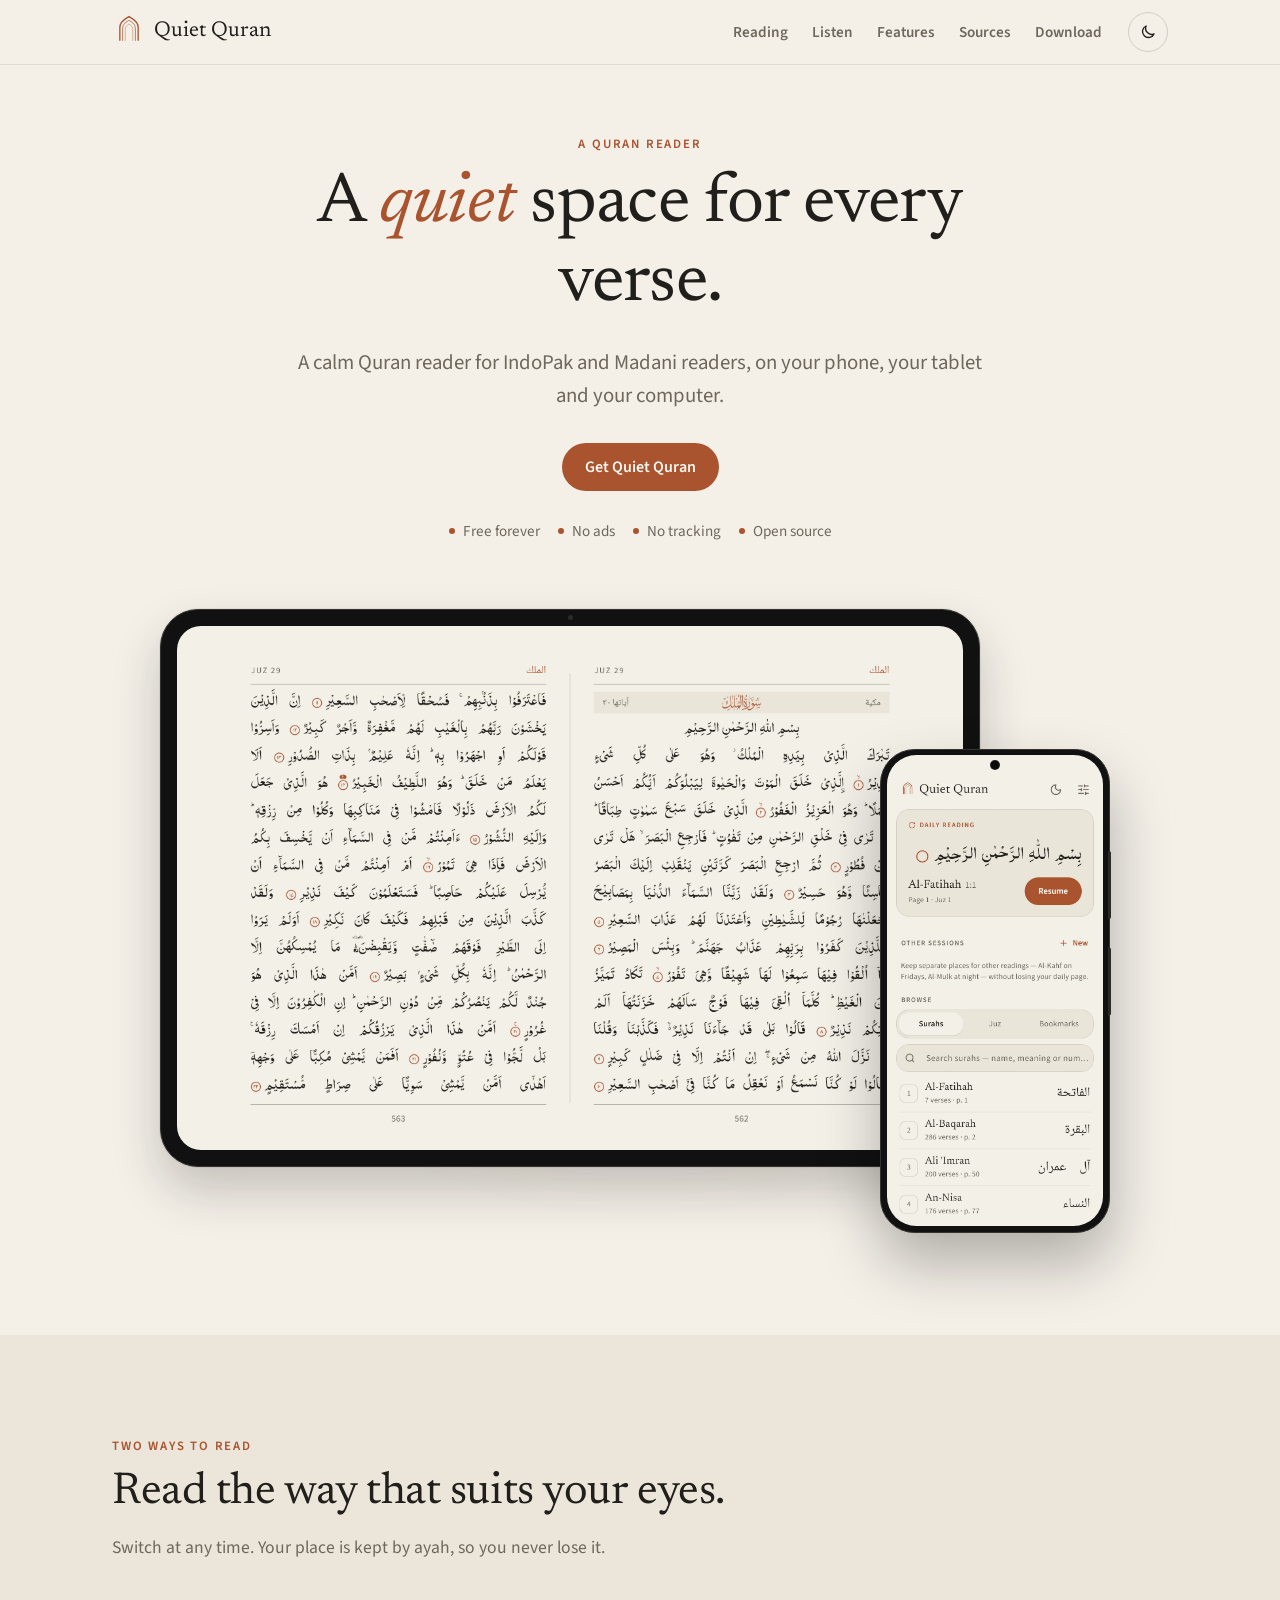
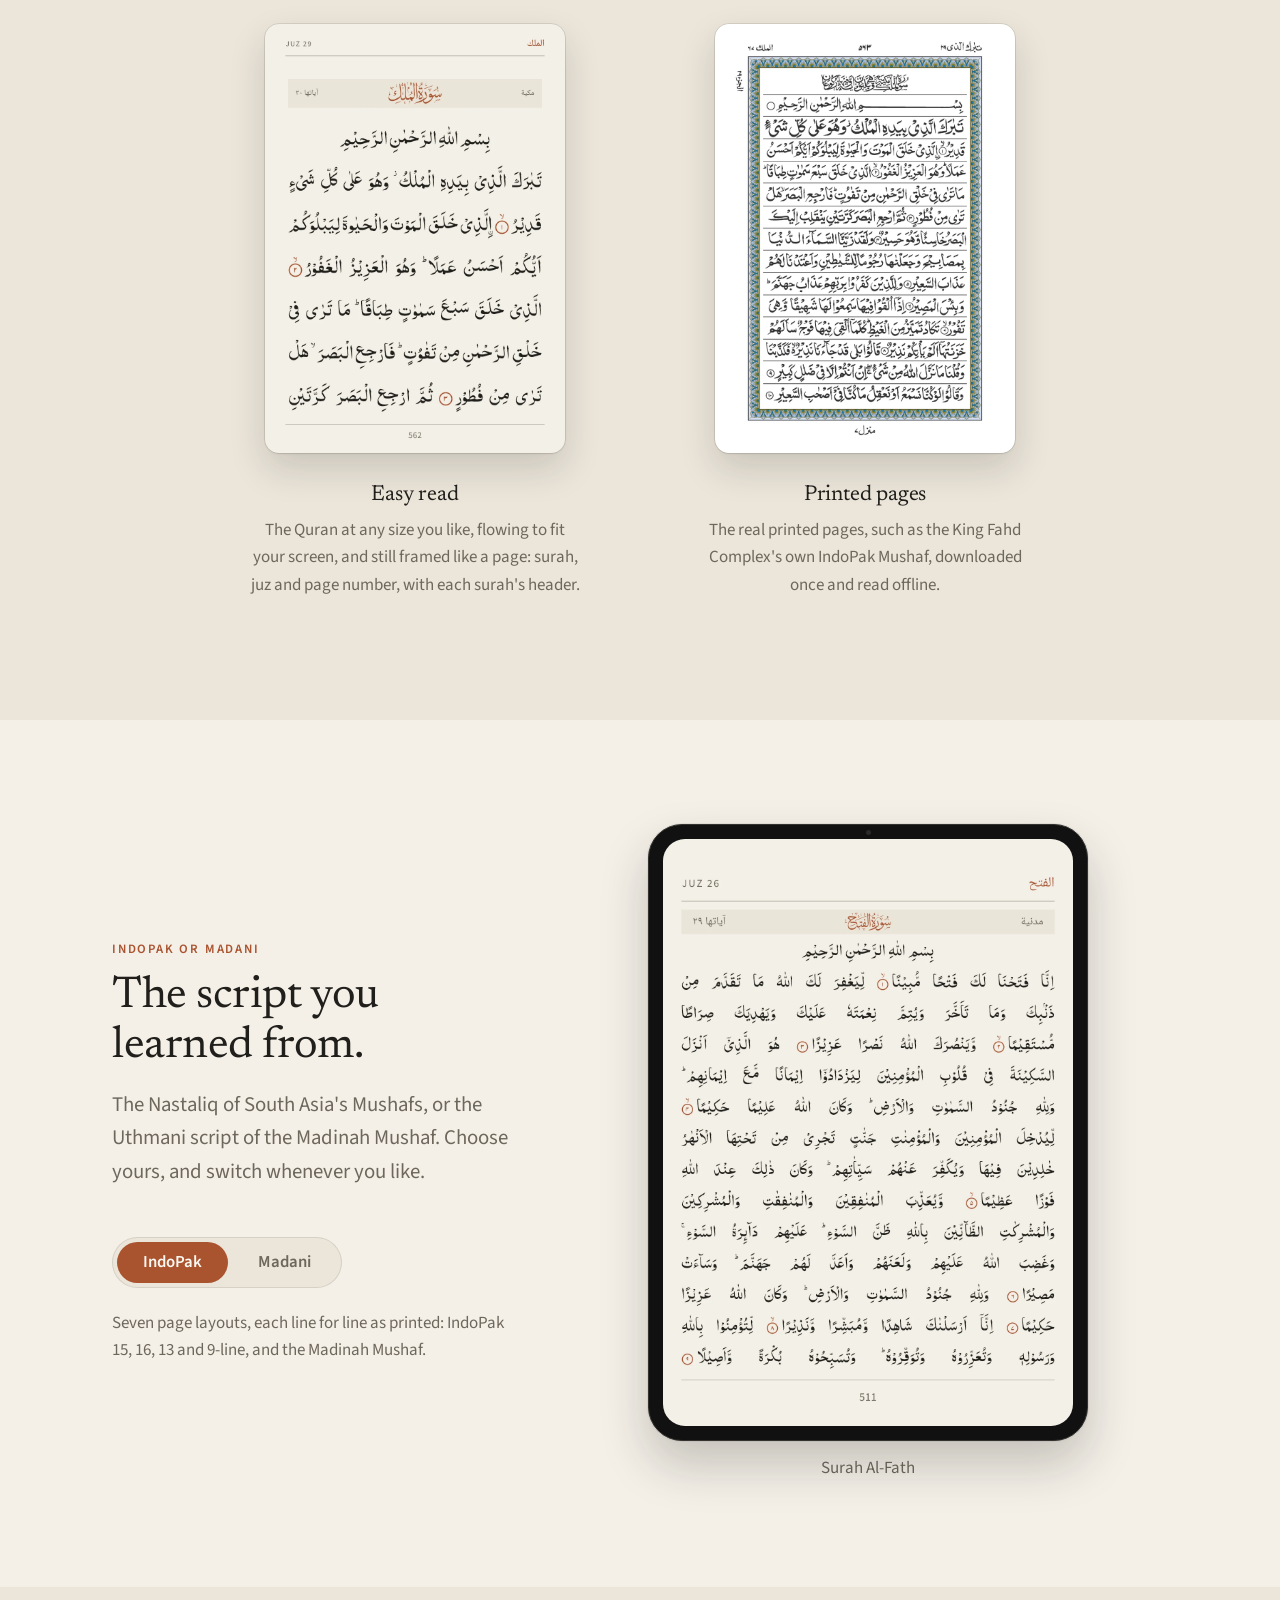
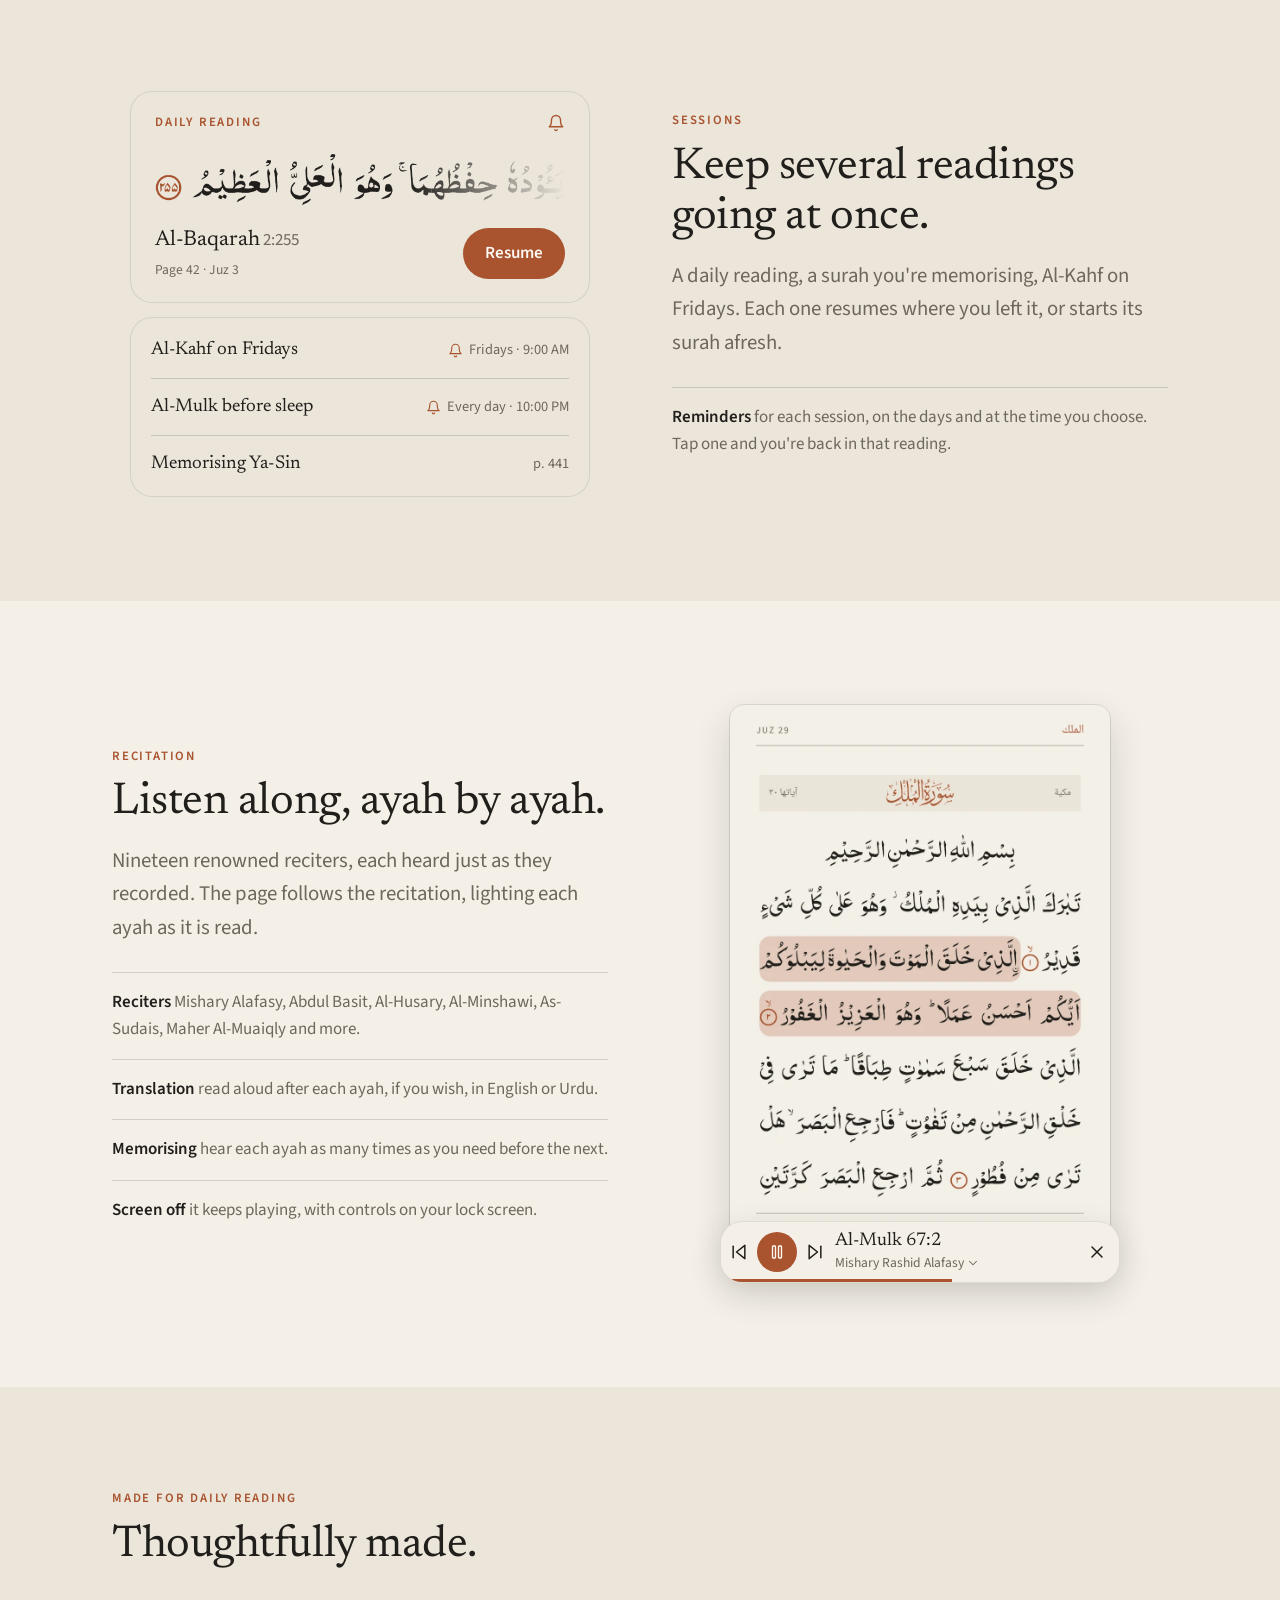
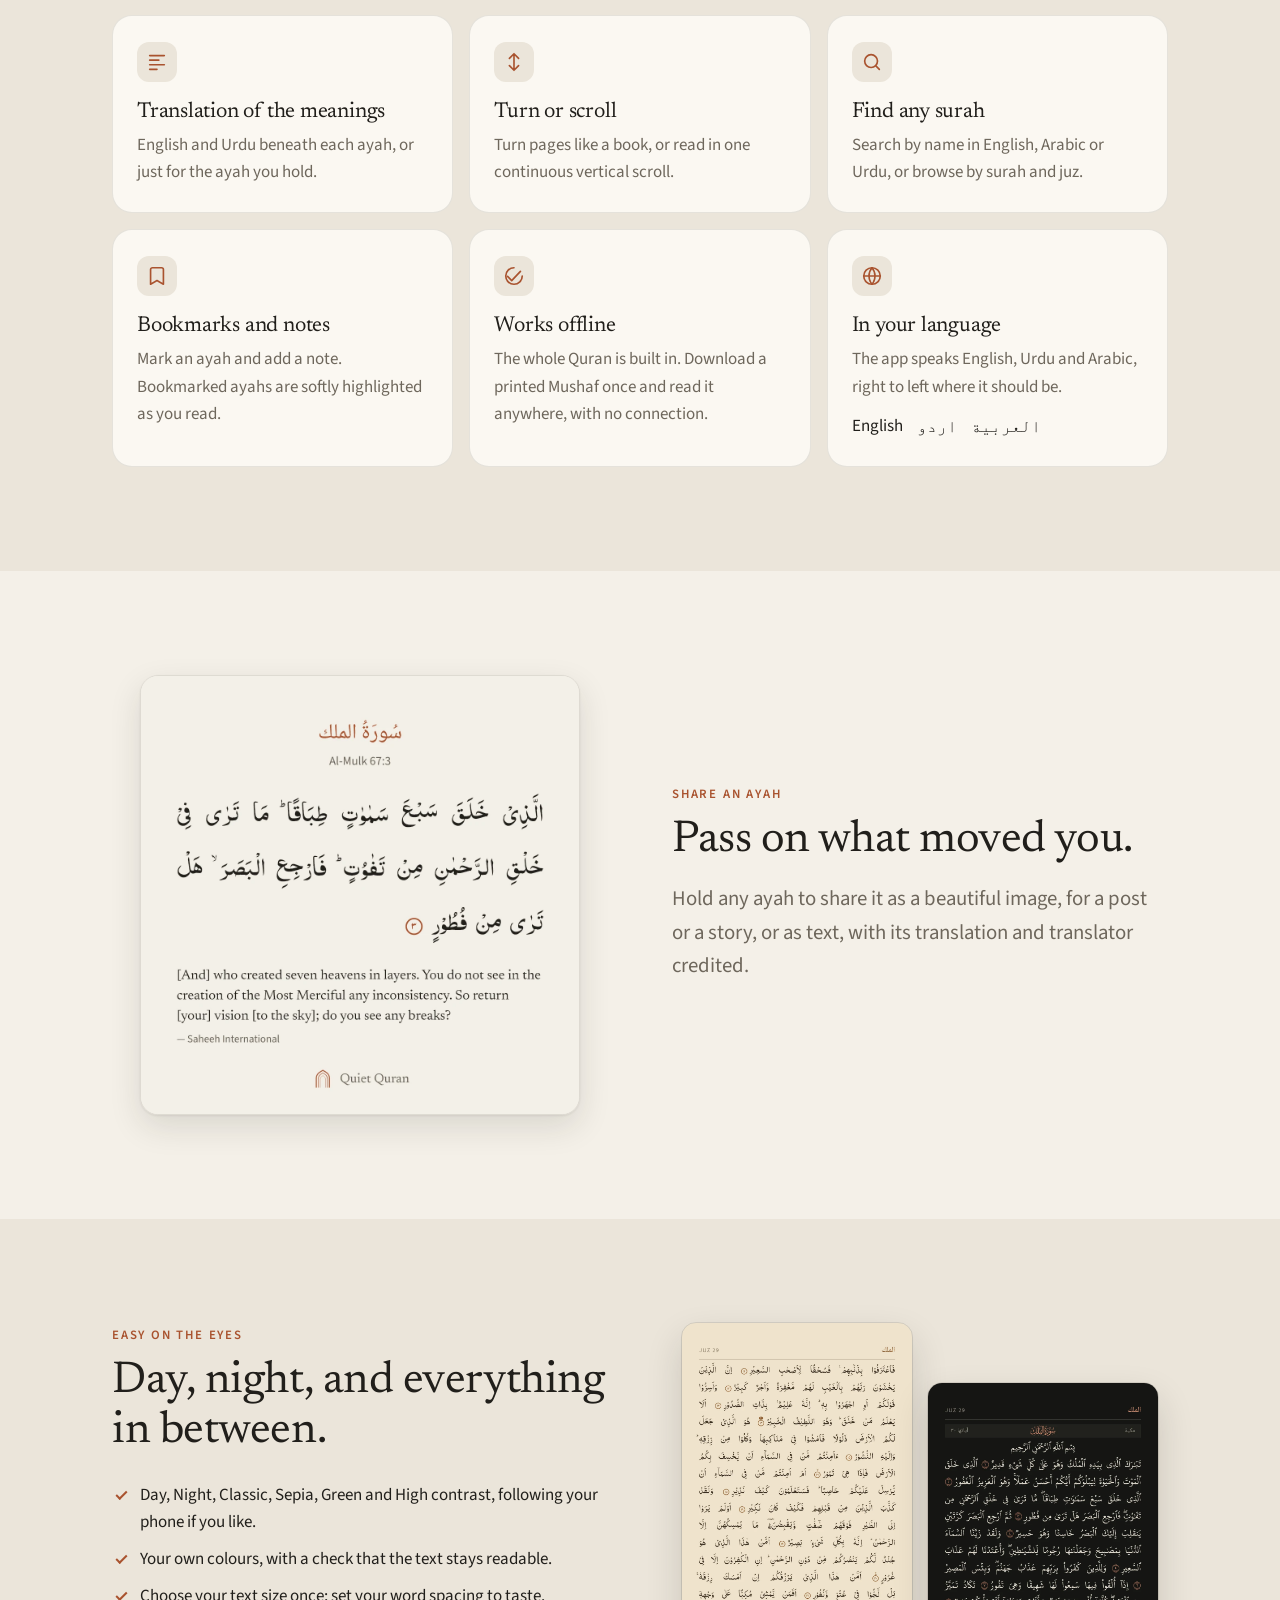
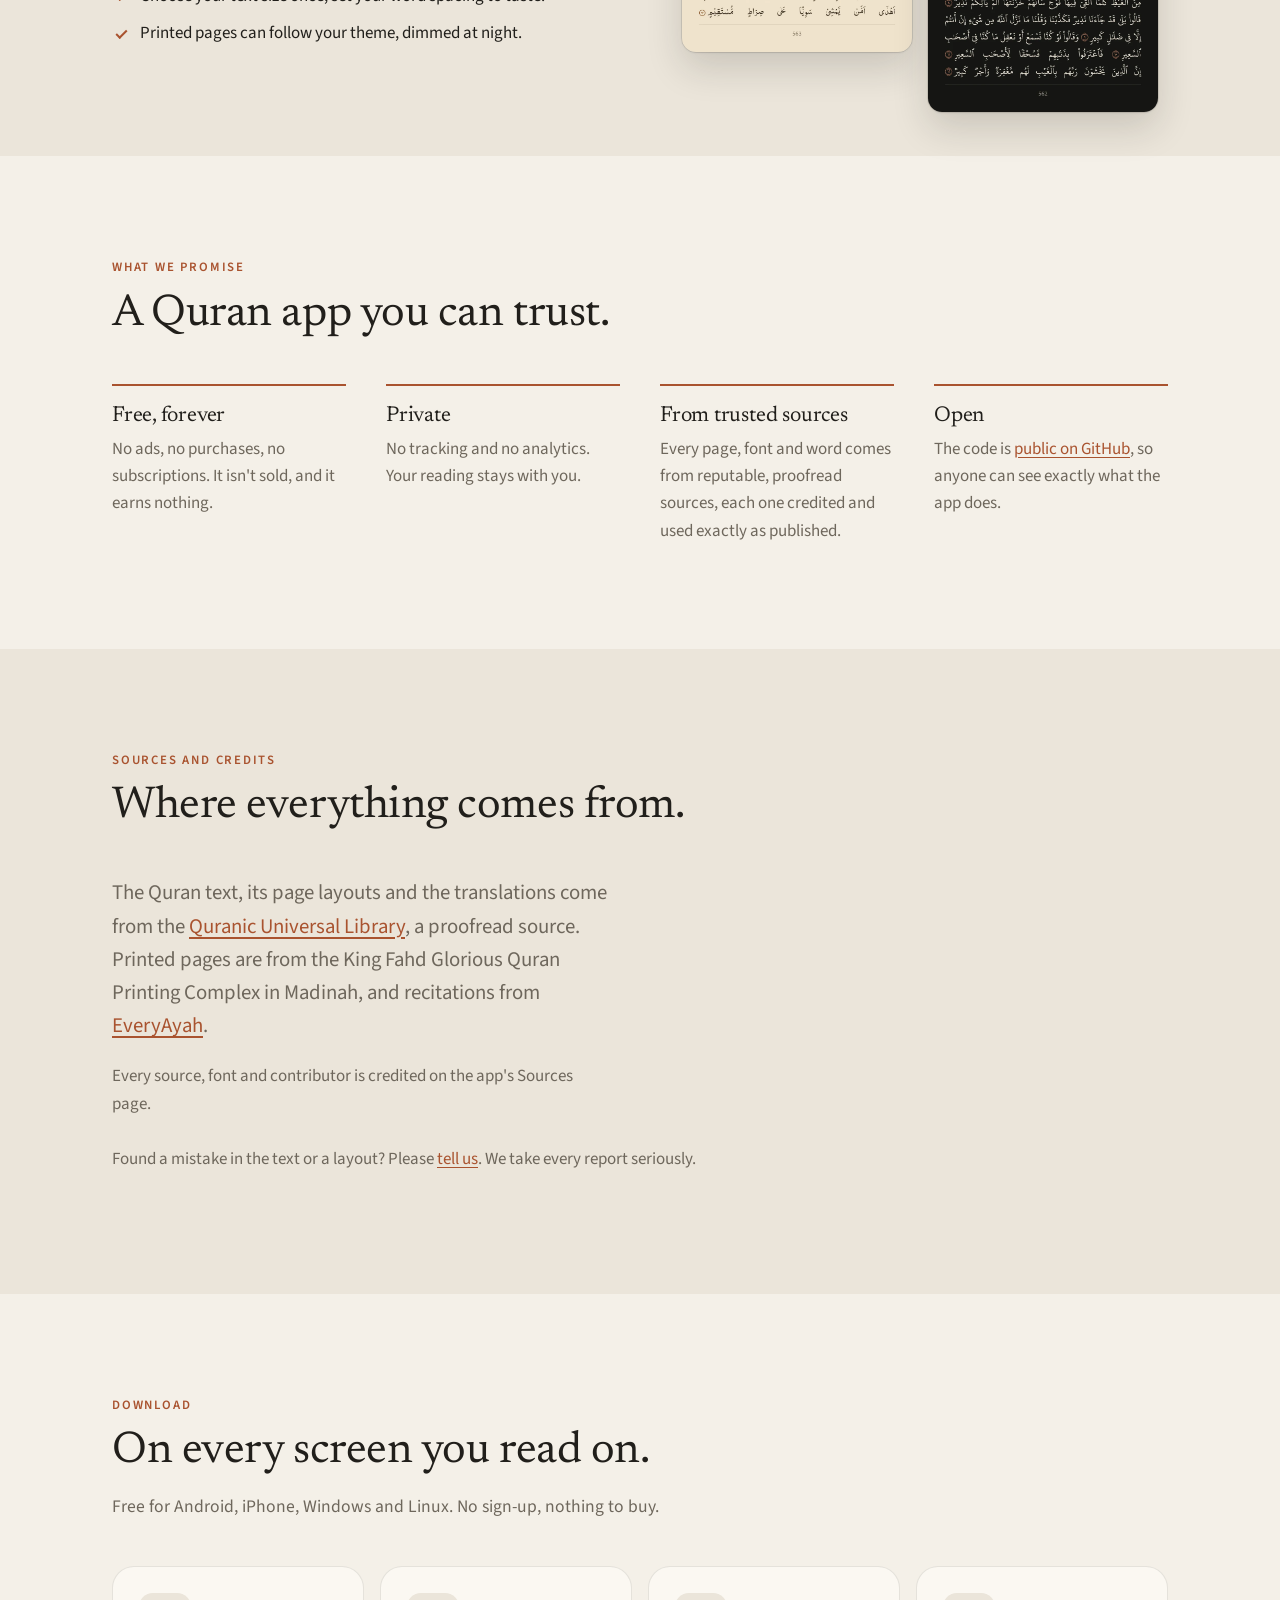
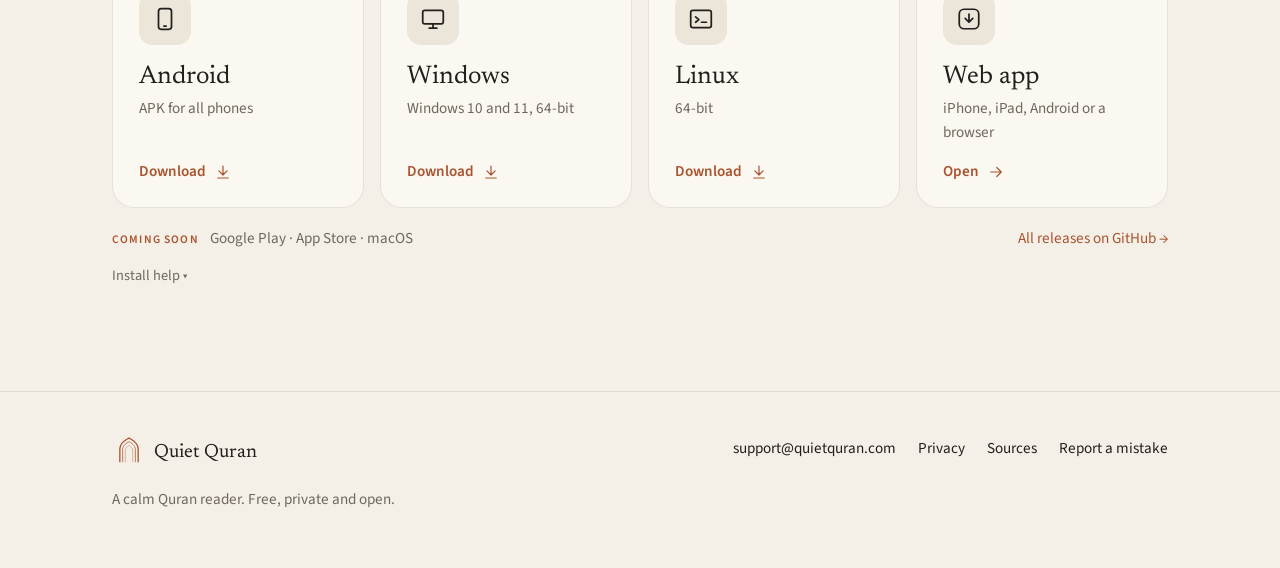
<file: website/index.html>
<!doctype html>
<html lang="en">
<head>
  <meta charset="utf-8">
  <meta name="viewport" content="width=device-width, initial-scale=1">
  <title>Quiet Quran — a calm Quran reader for IndoPak and Madani readers</title>
  <meta name="description" content="A free, calm Quran reader for IndoPak and Madani readers, with each Mushaf's own pages, line for line. No ads, no tracking. For Android, iPhone, Windows, macOS and Linux.">
  <meta name="theme-color" content="#f4f0e8">
  <script>
    // Apply the saved theme before anything paints (no flash).
    try {
      var t = localStorage.getItem("theme");
      if (t === "light" || t === "dark") document.documentElement.dataset.theme = t;
    } catch (e) {}
    // The browser's offer to install the web app can come before site.js
    // runs: keep it for the Web app tile.
    window.addEventListener("beforeinstallprompt", function (e) {
      e.preventDefault();
      window.installPrompt = e;
    });
  </script>
  <link rel="icon" href="favicon.ico" sizes="any">
  <link rel="icon" href="img/mark-day.svg" type="image/svg+xml">
  <link rel="apple-touch-icon" href="apple-touch-icon.png">
  <link rel="canonical" href="https://quietquran.com/">
  <!-- The web app's manifest (its scope is the whole site), so the Web app
       tile can install it from here. -->
  <link rel="manifest" href="/reader/manifest.json">
  <meta name="robots" content="index, follow">
  <meta property="og:site_name" content="Quiet Quran">
  <meta property="og:title" content="Quiet Quran — a calm Quran reader for IndoPak and Madani readers">
  <meta property="og:description" content="A free, calm Quran reader with each Mushaf's own pages, line for line. Listen ayah by ayah. No ads, no tracking.">
  <meta property="og:image" content="https://quietquran.com/img/og-card.png">
  <meta property="og:image:width" content="1200">
  <meta property="og:image:height" content="630">
  <meta property="og:image:alt" content="Quiet Quran beside a page of Surah Al-Mulk">
  <meta property="og:url" content="https://quietquran.com/">
  <meta property="og:type" content="website">
  <meta property="og:locale" content="en">
  <meta name="twitter:card" content="summary_large_image">
  <meta name="twitter:title" content="Quiet Quran">
  <meta name="twitter:description" content="A free, calm Quran reader for IndoPak and Madani readers. No ads, no tracking.">
  <meta name="twitter:image" content="https://quietquran.com/img/og-card.png">
  <script type="application/ld+json">
  {
    "@context": "https://schema.org",
    "@graph": [
      {
        "@type": "WebSite",
        "@id": "https://quietquran.com/#website",
        "url": "https://quietquran.com/",
        "name": "Quiet Quran",
        "inLanguage": "en"
      },
      {
        "@type": "Organization",
        "@id": "https://quietquran.com/#org",
        "name": "Quiet Quran",
        "url": "https://quietquran.com/",
        "logo": "https://quietquran.com/img/icon-512.png",
        "email": "support@quietquran.com"
      },
      {
        "@type": "MobileApplication",
        "name": "Quiet Quran",
        "url": "https://quietquran.com/",
        "description": "A free, calm Quran reader for IndoPak and Madani readers, with each Mushaf's own pages, line for line, and ayah-by-ayah recitation. No ads, no tracking.",
        "applicationCategory": "ReferenceApplication",
        "operatingSystem": "Android, iOS, Windows, macOS, Linux",
        "inLanguage": ["en", "ur", "ar"],
        "isAccessibleForFree": true,
        "offers": { "@type": "Offer", "price": "0", "priceCurrency": "USD" },
        "image": "https://quietquran.com/img/og-card.png",
        "publisher": { "@id": "https://quietquran.com/#org" }
      }
    ]
  }
  </script>
  <link rel="preload" href="fonts/Newsreader-400.woff2" as="font" type="font/woff2" crossorigin>
  <link rel="preload" href="fonts/SourceSans3-400.woff2" as="font" type="font/woff2" crossorigin>
  <link rel="stylesheet" href="styles.css">
</head>
<body>
  <a class="skip" href="#main">Skip to content</a>

  <header class="site-header">
    <div class="wrap">
      <a class="brand" href="./" aria-label="Quiet Quran, home">
        <img class="for-light" src="img/mark-day.svg" alt="" width="34" height="34">
        <img class="for-dark" src="img/mark-night.svg" alt="" width="34" height="34">
        Quiet Quran
      </a>
      <nav class="nav" aria-label="Main">
        <a class="optional" href="#read">Reading</a>
        <a class="optional" href="#listen">Listen</a>
        <a class="optional" href="#features">Features</a>
        <a class="optional" href="#sources">Sources</a>
        <a href="#download">Download</a>
      </nav>
      <button class="theme-toggle" type="button" aria-label="Switch to dark mode">
        <svg class="icon-moon" viewBox="0 0 24 24" aria-hidden="true"><path d="M20 14.5A8 8 0 0 1 9.5 4a8 8 0 1 0 10.5 10.5z"/></svg>
        <svg class="icon-sun" viewBox="0 0 24 24" aria-hidden="true"><circle cx="12" cy="12" r="4"/><path d="M12 2v2M12 20v2M4.9 4.9l1.4 1.4M17.7 17.7l1.4 1.4M2 12h2M20 12h2M4.9 19.1l1.4-1.4M17.7 6.3l1.4-1.4"/></svg>
      </button>
    </div>
  </header>

  <main id="main">
    <!-- ================= Hero ================= -->
    <section class="hero">
      <div class="wrap">
        <div class="hero-text">
          <p class="eyebrow">A Quran reader</p>
          <h1>A <em>quiet</em> space for every verse.</h1>
          <p class="lead">
            A calm Quran reader for IndoPak and Madani readers, on your phone,
            your tablet and your computer.
          </p>
          <div class="actions">
            <a class="button primary" href="#download">Get Quiet Quran</a>
          </div>
          <ul class="promises" aria-label="Promises">
            <li>Free forever</li>
            <li>No ads</li>
            <li>No tracking</li>
            <li>Open source</li>
          </ul>
        </div>

        <div class="devices" role="img" aria-label="Quiet Quran on a tablet, showing two Mushaf pages side by side, and on a phone, showing the home screen.">
          <div class="devices-stage">
            <div class="tablet tablet-land">
              <div class="tablet-screen">
                <img class="for-light" src="img/laptop.webp" alt="" width="2400" height="1600">
                <img class="for-dark" src="img/laptop-night.webp" alt="" width="2400" height="1600">
              </div>
            </div>
            <div class="phone">
              <img class="for-light" src="img/home.webp" alt="" width="752" height="1632">
              <img class="for-dark" src="img/home-night.webp" alt="" width="752" height="1632">
            </div>
          </div>
        </div>
      </div>
    </section>

    <!-- ================= Ways to read ================= -->
    <section id="read" class="band">
      <div class="wrap">
        <div class="section-head">
          <p class="eyebrow">Two ways to read</p>
          <h2>Read the way that suits your eyes.</h2>
          <p>Switch at any time. Your place is kept by ayah, so you never lose it.</p>
        </div>
        <div class="ways">
          <figure class="way">
<div class="page-card"><img class="for-light" src="img/easy-read.webp" alt="Surah Al-Mulk in Easy read: large IndoPak text, framed like a page with the surah, juz and page number." width="880" height="1260" loading="lazy"><img class="for-dark" src="img/easy-read-night.webp" alt="Surah Al-Mulk in Easy read: large IndoPak text, framed like a page with the surah, juz and page number." width="880" height="1260" loading="lazy"></div>
            <h3>Easy read</h3>
            <p>The Quran at any size you like, flowing to fit your screen, and still framed like a page: surah, juz and page number, with each surah's header.</p>
          </figure>
          <figure class="way">
<div class="page-card paper"><img src="img/printed.webp" alt="A printed page of the King Fahd Complex's IndoPak 15-line Mushaf." width="780" height="1204" loading="lazy"></div>
            <h3>Printed pages</h3>
            <p>The real printed pages, such as the King Fahd Complex's own IndoPak Mushaf, downloaded once and read offline.</p>
          </figure>
        </div>
      </div>
    </section>

    <!-- ================= Scripts ================= -->
    <section>
      <div class="wrap editions">
        <div>
          <p class="eyebrow">IndoPak or Madani</p>
          <h2>The script you learned from.</h2>
          <p class="lead" style="margin-top:16px">
            The Nastaliq of South Asia's Mushafs, or the Uthmani script of the
            Madinah Mushaf. Choose yours, and switch whenever you like.
          </p>
          <div class="script-switch" role="tablist" aria-label="Script">
            <button type="button" role="tab" aria-selected="true" aria-controls="layout-screen" data-layout="indopak-15-qudratullah" data-name="IndoPak">IndoPak</button>
            <button type="button" role="tab" aria-selected="false" aria-controls="layout-screen" data-layout="madani-1405" data-name="Madani">Madani</button>
          </div>
          <p class="muted layouts-line">
            Seven page layouts, each line for line as printed: IndoPak 15, 16,
            13 and 9-line, and the Madinah Mushaf.
          </p>
        </div>

        <figure class="tablet-stage">
          <div class="tablet" id="layout-screen" role="tabpanel" aria-live="polite">
            <div class="tablet-screen">
              <img class="layout-shot for-light" data-variant="" src="img/layout-indopak-15-qudratullah.webp" alt="The opening of Surah Al-Fath in the IndoPak script." width="1200" height="1720">
              <img class="layout-shot for-dark" data-variant="-night" src="img/layout-indopak-15-qudratullah-night.webp" alt="The opening of Surah Al-Fath in the IndoPak script." width="1200" height="1720">
            </div>
          </div>
          <figcaption class="muted">Surah Al-Fath</figcaption>
        </figure>
      </div>
    </section>

    <!-- ================= Sessions and reminders ================= -->
    <section id="sessions" class="band">
      <div class="wrap split flip">
        <div>
          <p class="eyebrow">Sessions</p>
          <h2>Keep several readings going at once.</h2>
          <p class="lead" style="margin-top:16px">
            A daily reading, a surah you're memorising, Al-Kahf on Fridays.
            Each one resumes where you left it, or starts its surah afresh.
          </p>
          <dl class="rows">
            <div><dt>Reminders</dt><dd>for each session, on the days and at the time you choose. Tap one and you're back in that reading.</dd></div>
          </dl>
        </div>

        <div class="sessions-demo" role="img" aria-label="The home screen's sessions: Daily reading at Al-Baqarah 2:255 with a Resume button; Al-Kahf on Fridays with a reminder at 9:00 AM on Fridays; Al-Mulk before sleep with a reminder every day at 10:00 PM; and Memorising Ya-Sin on page 441.">
          <div class="session-card">
            <div class="session-head"><span>Daily reading</span><svg class="bell" viewBox="0 0 24 24" aria-hidden="true"><path d="M6 8a6 6 0 0 1 12 0c0 7 3 9 3 9H3s3-2 3-9"/><path d="M10.3 21a1.9 1.9 0 0 0 3.4 0"/></svg></div>
            <img class="for-light session-ayah" src="img/session-ayah-day.webp" alt="" width="678" height="122">
            <img class="for-dark session-ayah" src="img/session-ayah-night.webp" alt="" width="678" height="122">
            <div class="session-foot">
              <div><strong>Al-Baqarah</strong> <span class="muted">2:255</span><small>Page 42 · Juz 3</small></div>
              <span class="resume">Resume</span>
            </div>
          </div>
          <ul class="session-list">
            <li><span>Al-Kahf on Fridays</span><span class="when"><svg class="bell" viewBox="0 0 24 24" aria-hidden="true"><path d="M6 8a6 6 0 0 1 12 0c0 7 3 9 3 9H3s3-2 3-9"/><path d="M10.3 21a1.9 1.9 0 0 0 3.4 0"/></svg>Fridays · 9:00 AM</span></li>
            <li><span>Al-Mulk before sleep</span><span class="when"><svg class="bell" viewBox="0 0 24 24" aria-hidden="true"><path d="M6 8a6 6 0 0 1 12 0c0 7 3 9 3 9H3s3-2 3-9"/><path d="M10.3 21a1.9 1.9 0 0 0 3.4 0"/></svg>Every day · 10:00 PM</span></li>
            <li><span>Memorising Ya-Sin</span><span class="when">p. 441</span></li>
          </ul>
        </div>
      </div>
    </section>

    <!-- ================= Recitation ================= -->
    <section id="listen">
      <div class="wrap split">
        <div>
          <p class="eyebrow">Recitation</p>
          <h2>Listen along, ayah by ayah.</h2>
          <p class="lead" style="margin-top:16px">
            Nineteen renowned reciters, each heard just as they recorded.
            The page follows the recitation, lighting each ayah as it is read.
          </p>
          <dl class="rows">
            <div><dt>Reciters</dt><dd>Mishary Alafasy, Abdul Basit, Al-Husary, Al-Minshawi, As-Sudais, Maher Al-Muaiqly and more.</dd></div>
            <div><dt>Translation</dt><dd>read aloud after each ayah, if you wish, in English or Urdu.</dd></div>
            <div><dt>Memorising</dt><dd>hear each ayah as many times as you need before the next.</dd></div>
            <div><dt>Screen off</dt><dd>it keeps playing, with controls on your lock screen.</dd></div>
          </dl>
        </div>

        <div class="listen-demo" data-ayah="2" role="img" aria-label="Surah Al-Mulk in Easy read, each ayah highlighted in turn as it is recited, and the player below it: Al-Mulk, Mishary Rashid Alafasy, with previous, pause, next and stop.">
          <div class="page-card">
            <img class="for-light ayah-2" src="img/listen-day.webp" alt="" width="880" height="1260" loading="lazy">
            <img class="for-dark ayah-2" src="img/listen-night.webp" alt="" width="880" height="1260" loading="lazy">
            <img class="for-light ayah-3" src="img/listen-day-3.webp" alt="" width="880" height="1260" loading="lazy">
            <img class="for-dark ayah-3" src="img/listen-night-3.webp" alt="" width="880" height="1260" loading="lazy">
          </div>
          <div class="player">
            <div class="player-controls">
              <svg viewBox="0 0 24 24" aria-hidden="true"><polygon points="19 20 9 12 19 4 19 20"/><line x1="5" x2="5" y1="19" y2="5"/></svg>
              <span class="player-play"><svg viewBox="0 0 24 24" aria-hidden="true"><rect x="14" y="4" width="4" height="16" rx="1"/><rect x="6" y="4" width="4" height="16" rx="1"/></svg></span>
              <svg viewBox="0 0 24 24" aria-hidden="true"><polygon points="5 4 15 12 5 20 5 4"/><line x1="19" x2="19" y1="5" y2="19"/></svg>
            </div>
            <div class="player-now">
              <strong class="player-ayah">Al-Mulk 67:2</strong>
              <small>Mishary Rashid Alafasy <svg viewBox="0 0 24 24" aria-hidden="true"><path d="m6 9 6 6 6-6"/></svg></small>
            </div>
            <svg class="player-stop" viewBox="0 0 24 24" aria-hidden="true"><path d="M18 6 6 18"/><path d="m6 6 12 12"/></svg>
            <span class="player-progress"></span>
          </div>
        </div>
      </div>
    </section>

    <!-- ================= Features ================= -->
    <section id="features" class="band">
      <div class="wrap">
        <div class="section-head">
          <p class="eyebrow">Made for daily reading</p>
          <h2>Thoughtfully made.</h2>
        </div>
        <div class="features">
          <article class="feature">
            <div class="icon" aria-hidden="true"><svg viewBox="0 0 24 24"><path d="M4 5h16M4 10h10M4 15h16M4 20h8"/></svg></div>
            <h3>Translation of the meanings</h3>
            <p>English and Urdu beneath each ayah, or just for the ayah you hold.</p>
          </article>
          <article class="feature">
            <div class="icon" aria-hidden="true"><svg viewBox="0 0 24 24"><path d="M12 3v18M7 8l5-5 5 5M7 16l5 5 5-5"/></svg></div>
            <h3>Turn or scroll</h3>
            <p>Turn pages like a book, or read in one continuous vertical scroll.</p>
          </article>
          <article class="feature">
            <div class="icon" aria-hidden="true"><svg viewBox="0 0 24 24"><circle cx="11" cy="11" r="7"/><path d="m20 20-3.5-3.5"/></svg></div>
            <h3>Find any surah</h3>
            <p>Search by name in English, Arabic or Urdu, or browse by surah and juz.</p>
          </article>
          <article class="feature">
            <div class="icon" aria-hidden="true"><svg viewBox="0 0 24 24"><path d="M19 21l-7-4-7 4V5a2 2 0 0 1 2-2h10a2 2 0 0 1 2 2z"/></svg></div>
            <h3>Bookmarks and notes</h3>
            <p>Mark an ayah and add a note. Bookmarked ayahs are softly highlighted as you read.</p>
          </article>
          <article class="feature">
            <div class="icon" aria-hidden="true"><svg viewBox="0 0 24 24"><path d="M5 12.5 9.5 17 19 7"/><path d="M12 3a9 9 0 1 0 9 9"/></svg></div>
            <h3>Works offline</h3>
            <p>The whole Quran is built in. Download a printed Mushaf once and read it anywhere, with no connection.</p>
          </article>
          <article class="feature">
            <div class="icon" aria-hidden="true"><svg viewBox="0 0 24 24"><circle cx="12" cy="12" r="9"/><path d="M3 12h18M12 3a14 14 0 0 1 0 18M12 3a14 14 0 0 0 0 18"/></svg></div>
            <h3>In your language</h3>
            <p>The app speaks English, Urdu and Arabic, right to left where it should be.</p>
            <div class="langs"><span lang="en">English</span><span lang="ur" dir="rtl">اردو</span><span lang="ar" dir="rtl">العربية</span></div>
          </article>
        </div>
      </div>
    </section>

    <!-- ================= Share ================= -->
    <section>
      <div class="wrap split">
        <div>
          <img class="share-card for-light" src="img/share-card.webp" alt="A shared ayah: Al-Mulk 67:3 in IndoPak script with its English translation, in the app's calm design." width="1080" height="1080" loading="lazy">
          <img class="share-card for-dark" src="img/share-card-night.webp" alt="A shared ayah: Al-Mulk 67:3 in IndoPak script with its English translation, in the app's calm design." width="1080" height="1080" loading="lazy">
        </div>
        <div>
          <p class="eyebrow">Share an ayah</p>
          <h2>Pass on what moved you.</h2>
          <p class="lead" style="margin-top:16px">
            Hold any ayah to share it as a beautiful image, for a post or a
            story, or as text, with its translation and translator credited.
          </p>
        </div>
      </div>
    </section>

    <!-- ================= Themes ================= -->
    <section class="band">
      <div class="wrap split flip">
        <div class="theme-row" aria-hidden="true">
<div class="page-card"><img src="img/sepia.webp" alt="" width="880" height="1260" loading="lazy"></div>
<div class="page-card"><img src="img/madani-night.webp" alt="" width="880" height="1260" loading="lazy"></div>
        </div>
        <div>
          <p class="eyebrow">Easy on the eyes</p>
          <h2>Day, night, and everything in between.</h2>
          <ul class="checks">
            <li>Day, Night, Classic, Sepia, Green and High contrast, following your phone if you like.</li>
            <li>Your own colours, with a check that the text stays readable.</li>
            <li>Choose your text size once; set your word spacing to taste.</li>
            <li>Printed pages can follow your theme, dimmed at night.</li>
          </ul>
        </div>
      </div>
    </section>

    <!-- ================= Principles ================= -->
    <section>
      <div class="wrap">
        <div class="section-head">
          <p class="eyebrow">What we promise</p>
          <h2>A Quran app you can trust.</h2>
        </div>
        <div class="principles">
          <div class="principle">
            <h3>Free, forever</h3>
            <p>No ads, no purchases, no subscriptions. It isn't sold, and it earns nothing.</p>
          </div>
          <div class="principle">
            <h3>Private</h3>
            <p>No tracking and no analytics. Your reading stays with you.</p>
          </div>
          <div class="principle">
            <h3>From trusted sources</h3>
            <p>Every page, font and word comes from reputable, proofread sources, each one credited and used exactly as published.</p>
          </div>
          <div class="principle">
            <h3>Open</h3>
            <p>The code is <a href="https://github.com/Ykhadow/quietquran">public on GitHub</a>, so anyone can see exactly what the app does.</p>
          </div>
        </div>
      </div>
    </section>

    <!-- ================= Sources ================= -->
    <section id="sources" class="band">
      <div class="wrap">
        <div class="section-head">
          <p class="eyebrow">Sources and credits</p>
          <h2>Where everything comes from.</h2>
        </div>
        <div class="sources-nod">
          <p class="lead">
            The Quran text, its page layouts and the translations come from the
            <a href="https://qul.tarteel.ai">Quranic Universal Library</a>, a
            proofread source. Printed pages are from the King Fahd Glorious
            Quran Printing Complex in Madinah, and recitations from
            <a href="https://everyayah.com">EveryAyah</a>.
          </p>
          <p class="muted">Every source, font and contributor is credited on the app's Sources page.</p>
        </div>
        <p class="muted" style="margin-top:28px">
          Found a mistake in the text or a layout? Please
          <a href="mailto:support@quietquran.com?subject=Mistake%20report">tell us</a>. We take every report seriously.
        </p>
      </div>
    </section>

    <!-- ================= Download ================= -->
    <section id="download">
      <div class="wrap">
        <div class="section-head">
          <p class="eyebrow">Download</p>
          <h2>On every screen you read on.</h2>
          <p>Free for Android, iPhone, Windows and Linux. No sign-up, nothing to buy.</p>
        </div>
        <div class="get-list">
          <a class="get-row" href="https://github.com/Ykhadow/quietquran/releases/latest/download/QuietQuran-android-arm64.apk">
            <span class="get-icon"><svg viewBox="0 0 24 24" aria-hidden="true"><rect x="6" y="2.5" width="12" height="19" rx="2.5"/><path d="M11 18.5h2"/></svg></span>
            <span class="get-text"><strong>Android</strong><span>APK for all phones</span></span>
            <span class="get-cta">Download <svg class="arrow" viewBox="0 0 24 24" aria-hidden="true"><path d="M12 4v12M6.5 10.5 12 16l5.5-5.5M5 20h14"/></svg></span>
          </a>
          <a class="get-row" href="https://github.com/Ykhadow/quietquran/releases/latest/download/QuietQuran-windows-x64.zip">
            <span class="get-icon"><svg viewBox="0 0 24 24" aria-hidden="true"><rect x="2.5" y="4" width="19" height="12.5" rx="2"/><path d="M8.5 20.5h7M12 16.5v4"/></svg></span>
            <span class="get-text"><strong>Windows</strong><span>Windows 10 and 11, 64-bit</span></span>
            <span class="get-cta">Download <svg class="arrow" viewBox="0 0 24 24" aria-hidden="true"><path d="M12 4v12M6.5 10.5 12 16l5.5-5.5M5 20h14"/></svg></span>
          </a>
          <a class="get-row" href="https://github.com/Ykhadow/quietquran/releases/latest/download/QuietQuran-linux-x64.tar.gz">
            <span class="get-icon"><svg viewBox="0 0 24 24" aria-hidden="true"><rect x="2.5" y="4" width="19" height="16" rx="2"/><path d="M7 10l3 2.5L7 15M12.5 15H17"/></svg></span>
            <span class="get-text"><strong>Linux</strong><span>64-bit</span></span>
            <span class="get-cta">Download <svg class="arrow" viewBox="0 0 24 24" aria-hidden="true"><path d="M12 4v12M6.5 10.5 12 16l5.5-5.5M5 20h14"/></svg></span>
          </a>
          <a class="get-row" id="web-app" href="/reader/">
            <span class="get-icon"><svg viewBox="0 0 24 24" aria-hidden="true"><rect x="3" y="3" width="18" height="18" rx="4.5"/><path d="M12 7.5v7M8.5 11.5 12 15l3.5-3.5"/></svg></span>
            <span class="get-text"><strong>Web app</strong><span>iPhone, iPad, Android or a browser</span></span>
            <span class="get-cta"><span class="web-app-cta">Open</span> <svg class="arrow" viewBox="0 0 24 24" aria-hidden="true"><path d="M5 12h14M13 6l6 6-6 6"/></svg></span>
          </a>
        </div>
        <dialog class="ios-install" id="ios-install" aria-labelledby="ios-install-title">
          <h3 id="ios-install-title">Add Quiet Quran to your Home Screen</h3>
          <ol>
            <li><a href="/reader/">Open the web app</a> in Safari.</li>
            <li>Tap <strong>Share</strong> <svg class="share-glyph" viewBox="0 0 24 24" aria-label="the Share button"><path d="M12 3v12M7.5 7.5 12 3l4.5 4.5M7 11H5.5v9.5h13V11H17"/></svg> at the bottom of the screen (at the top on iPad).</li>
            <li>Choose <strong>Add to Home Screen</strong>, then <strong>Add</strong>.</li>
          </ol>
          <p>It opens from your Home Screen like any app, and works offline.</p>
          <form method="dialog"><button class="button primary">Done</button></form>
        </dialog>
        <div class="get-foot">
          <p class="get-soon"><span>Coming soon</span> Google Play · App Store · macOS</p>
          <a class="get-all" href="https://github.com/Ykhadow/quietquran/releases">All releases on GitHub →</a>
        </div>
        <details class="get-help">
          <summary>Install help</summary>
          <ul>
            <li>Web app: on iPhone and iPad, open it in Safari, tap <em>Share</em>, then <em>Add to Home Screen</em>. On Android, Chrome offers <em>Install app</em> in its menu. Your sessions stay in that browser on that device.</li>
            <li>Older 32-bit Android phone? <a href="https://github.com/Ykhadow/quietquran/releases/latest/download/QuietQuran-android-arm32.apk">Get this APK instead</a>.</li>
            <li>Windows may say the app is from an unknown publisher: choose <em>More info</em>, then <em>Run anyway</em>.</li>
            <li>Linux: recitation needs libmpv (<code>sudo apt install libmpv2</code>, or <code>libmpv1</code> on Ubuntu 22.04).</li>
            <li>Each release on GitHub lists checksums, to check your download.</li>
          </ul>
        </details>
      </div>
    </section>
  </main>

  <footer class="site-footer">
    <div class="wrap">
      <div>
        <a class="brand" href="./" style="font-size:1.2rem">
          <img class="for-light" src="img/mark-day.svg" alt="" width="28" height="28">
          <img class="for-dark" src="img/mark-night.svg" alt="" width="28" height="28">
          Quiet Quran
        </a>
        <p style="margin:10px 0 0">A calm Quran reader. Free, private and open.</p>
      </div>
      <nav aria-label="Footer">
        <a href="mailto:support@quietquran.com">support@quietquran.com</a>
        <a href="/privacy">Privacy</a>
        <a href="#sources">Sources</a>
        <a href="mailto:support@quietquran.com?subject=Mistake%20report">Report a mistake</a>
      </nav>
    </div>
  </footer>

  <script src="site.js" defer></script>
</body>
</html>
</file>
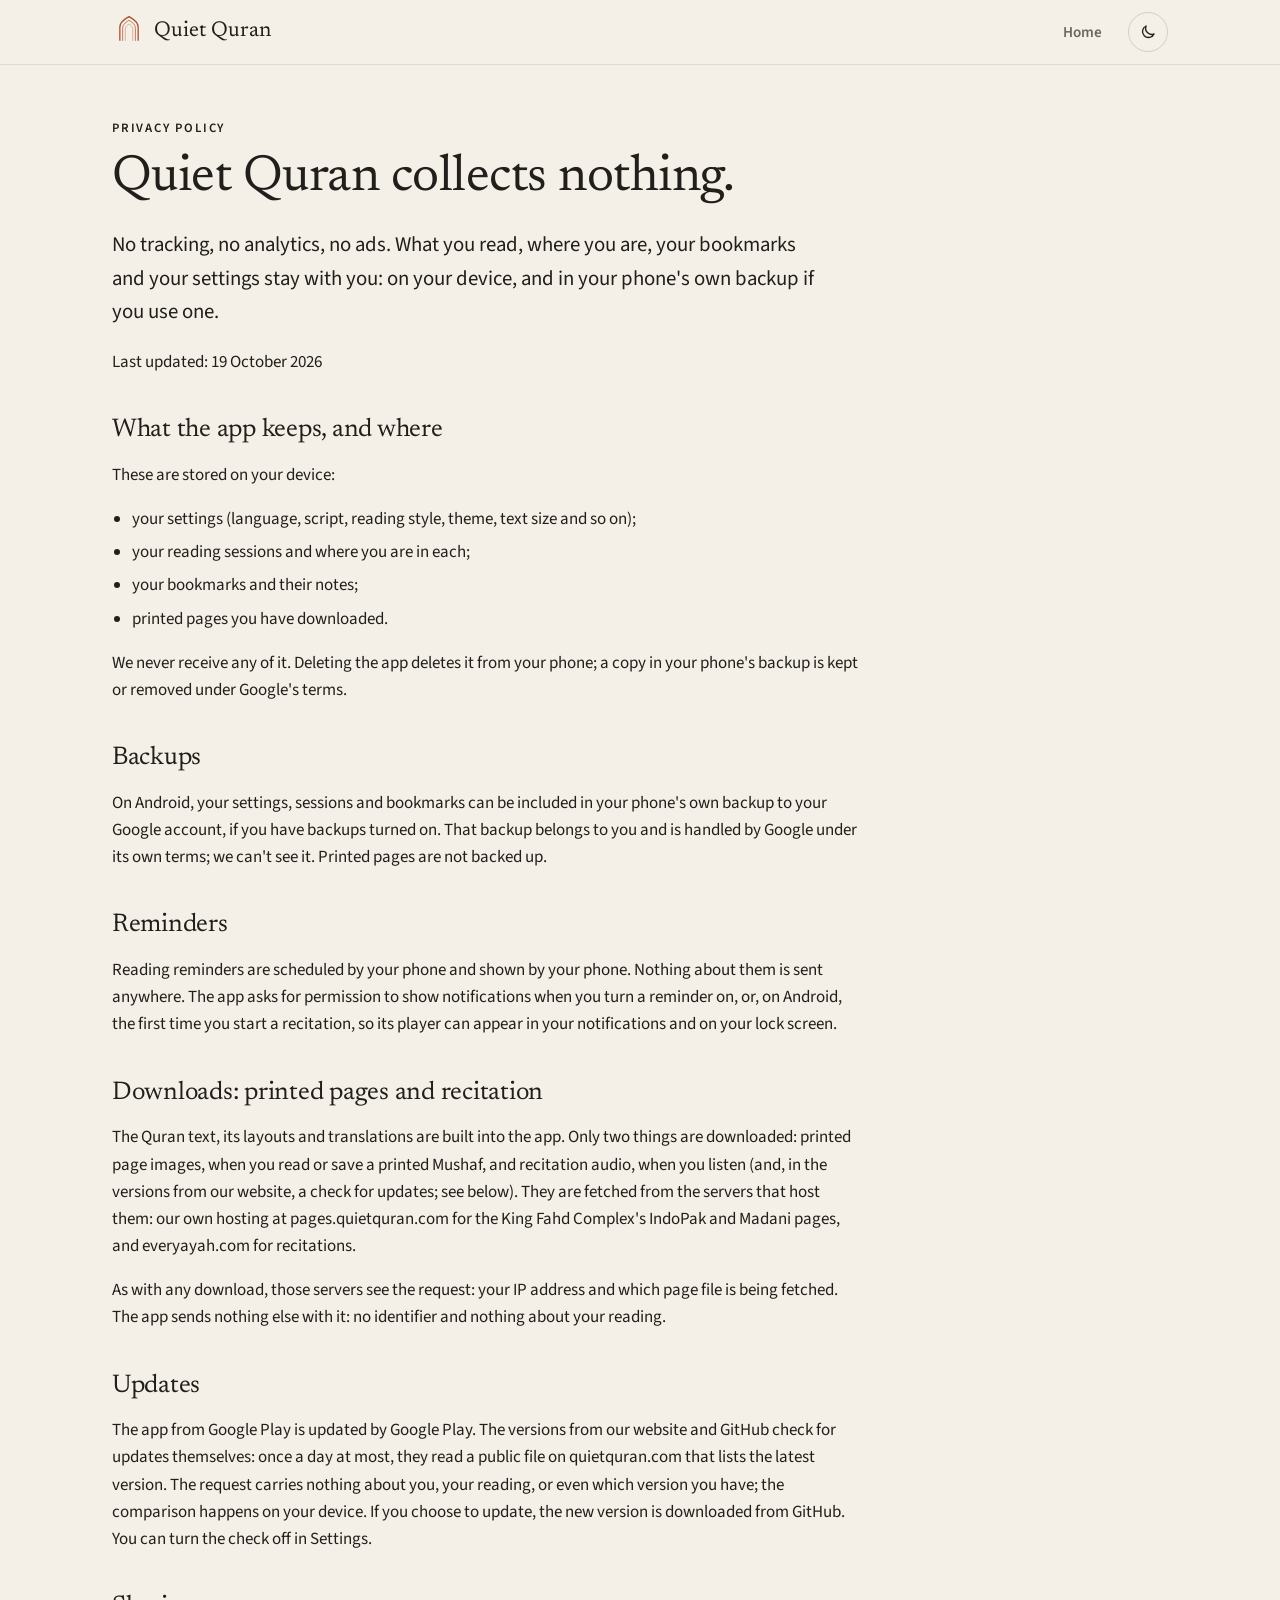
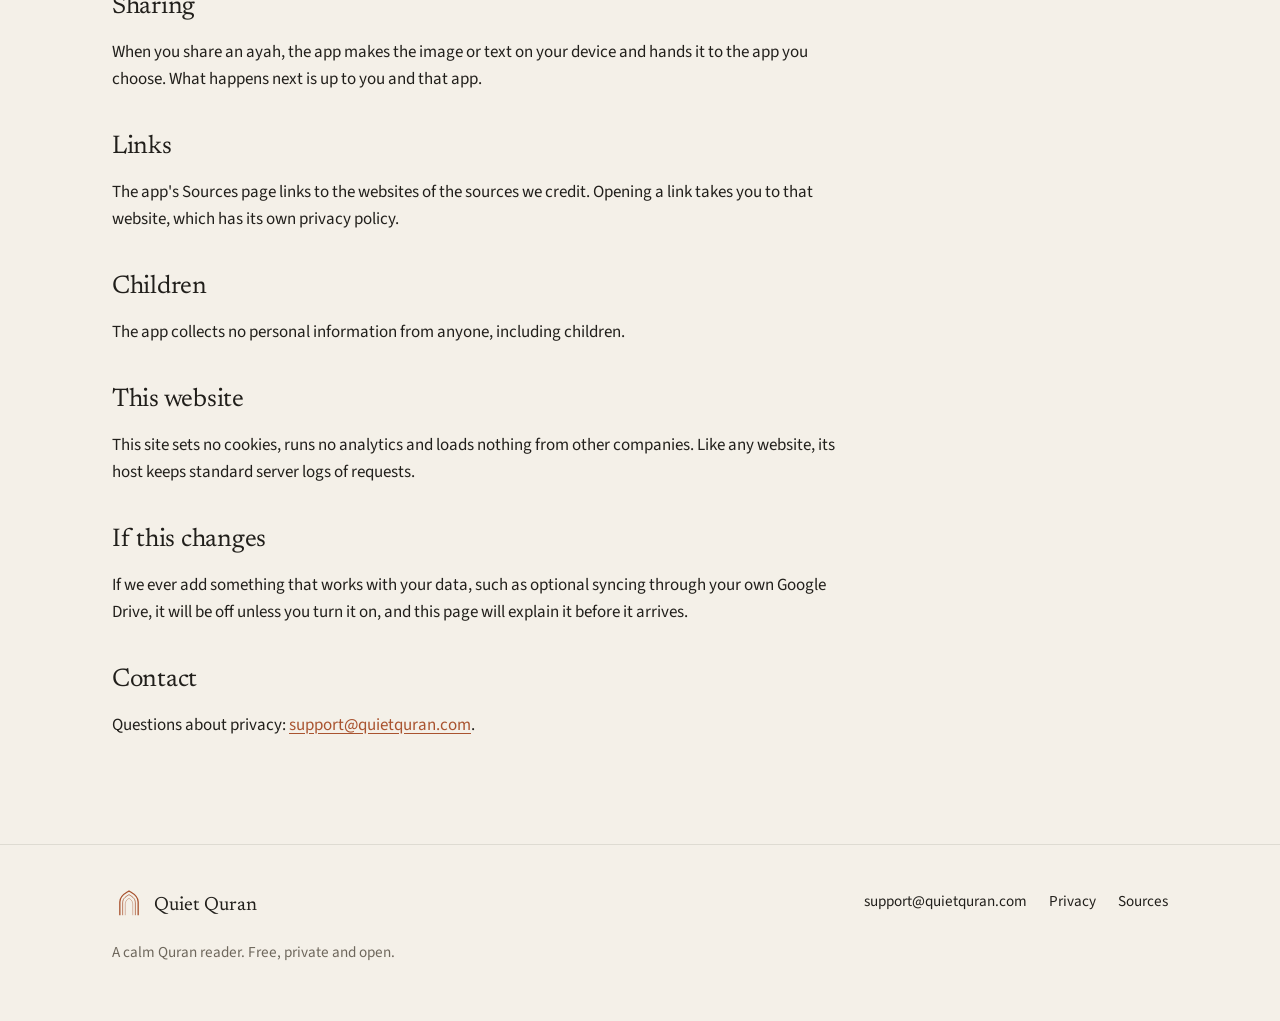
<file: website/privacy.html>
<!doctype html>
<html lang="en">
<head>
  <meta charset="utf-8">
  <meta name="viewport" content="width=device-width, initial-scale=1">
  <title>Privacy — Quiet Quran</title>
  <meta name="description" content="Quiet Quran collects nothing. No tracking, no analytics. Your reading stays with you.">
  <meta name="theme-color" content="#f4f0e8">
  <script>
    try {
      var t = localStorage.getItem("theme");
      if (t === "light" || t === "dark") document.documentElement.dataset.theme = t;
    } catch (e) {}
  </script>
  <link rel="icon" href="favicon.ico" sizes="any">
  <link rel="icon" href="img/mark-day.svg" type="image/svg+xml">
  <link rel="apple-touch-icon" href="apple-touch-icon.png">
  <link rel="canonical" href="https://quietquran.com/privacy">
  <link rel="manifest" href="/reader/manifest.json">
  <meta property="og:site_name" content="Quiet Quran">
  <meta property="og:title" content="Privacy — Quiet Quran">
  <meta property="og:description" content="Quiet Quran collects nothing. No tracking, no analytics.">
  <meta property="og:image" content="https://quietquran.com/img/og-card.png">
  <meta property="og:url" content="https://quietquran.com/privacy">
  <meta property="og:type" content="website">
  <meta name="twitter:card" content="summary_large_image">
  <link rel="stylesheet" href="styles.css">
</head>
<body>
  <header class="site-header">
    <div class="wrap">
      <a class="brand" href="./" aria-label="Quiet Quran, home">
        <img class="for-light" src="img/mark-day.svg" alt="" width="34" height="34">
        <img class="for-dark" src="img/mark-night.svg" alt="" width="34" height="34">
        Quiet Quran
      </a>
      <nav class="nav" aria-label="Main">
        <a href="./">Home</a>
      </nav>
      <button class="theme-toggle" type="button" aria-label="Switch to dark mode">
        <svg class="icon-moon" viewBox="0 0 24 24" aria-hidden="true"><path d="M20 14.5A8 8 0 0 1 9.5 4a8 8 0 1 0 10.5 10.5z"/></svg>
        <svg class="icon-sun" viewBox="0 0 24 24" aria-hidden="true"><circle cx="12" cy="12" r="4"/><path d="M12 2v2M12 20v2M4.9 4.9l1.4 1.4M17.7 17.7l1.4 1.4M2 12h2M20 12h2M4.9 19.1l1.4-1.4M17.7 6.3l1.4-1.4"/></svg>
      </button>
    </div>
  </header>

  <main class="wrap">
    <article class="doc">
      <p class="eyebrow">Privacy policy</p>
      <h1>Quiet Quran collects nothing.</h1>
      <p class="lead">
        No tracking, no analytics, no ads. What you read, where you are, your
        bookmarks and your settings stay with you: on your device, and in your
        phone's own backup if you use one.
      </p>
      <p class="muted">Last updated: 19 October 2026</p>

      <h2>What the app keeps, and where</h2>
      <p>These are stored on your device:</p>
      <ul>
        <li>your settings (language, script, reading style, theme, text size and so on);</li>
        <li>your reading sessions and where you are in each;</li>
        <li>your bookmarks and their notes;</li>
        <li>printed pages you have downloaded.</li>
      </ul>
      <p>We never receive any of it. Deleting the app deletes it from your phone; a copy in your phone's backup is kept or removed under Google's terms.</p>

      <h2>Backups</h2>
      <p>
        On Android, your settings, sessions and bookmarks can be included in
        your phone's own backup to your Google account, if you have backups
        turned on. That backup belongs to you and is handled by Google under
        its own terms; we can't see it. Printed pages are not backed up.
      </p>

      <h2>Reminders</h2>
      <p>
        Reading reminders are scheduled by your phone and shown by your phone.
        Nothing about them is sent anywhere. The app asks for permission to
        show notifications when you turn a reminder on, or, on Android, the
        first time you start a recitation, so its player can appear in your
        notifications and on your lock screen.
      </p>

      <h2>Downloads: printed pages and recitation</h2>
      <p>
        The Quran text, its layouts and translations are built into the app.
        Only two things are downloaded: printed page images, when you read or
        save a printed Mushaf, and recitation audio, when you listen (and, in
        the versions from our website, a check for updates; see below). They are
        fetched from the servers that host them: our own hosting at
        pages.quietquran.com for the King Fahd Complex's IndoPak and Madani
        pages, and everyayah.com for recitations.
      </p>
      <p>
        As with any download, those servers see the request: your IP address
        and which page file is being fetched. The app sends nothing else with
        it: no identifier and nothing about your reading.
      </p>

      <h2>Updates</h2>
      <p>
        The app from Google Play is updated by Google Play. The versions from
        our website and GitHub check for updates themselves: once a day at
        most, they read a public file on quietquran.com that lists the latest
        version. The request carries nothing about you, your reading, or even
        which version you have; the comparison happens on your device. If you
        choose to update, the new version is downloaded from GitHub. You can
        turn the check off in Settings.
      </p>

      <h2>Sharing</h2>
      <p>
        When you share an ayah, the app makes the image or text on your device
        and hands it to the app you choose. What happens next is up to you and
        that app.
      </p>

      <h2>Links</h2>
      <p>
        The app's Sources page links to the websites of the sources we credit.
        Opening a link takes you to that website, which has its own privacy
        policy.
      </p>

      <h2>Children</h2>
      <p>
        The app collects no personal information from anyone, including
        children.
      </p>

      <h2>This website</h2>
      <p>
        This site sets no cookies, runs no analytics and loads nothing from
        other companies. Like any website, its host keeps standard server logs
        of requests.
      </p>

      <h2>If this changes</h2>
      <p>
        If we ever add something that works with your data, such as optional
        syncing through your own Google Drive, it will be off unless you turn
        it on, and this page will explain it before it arrives.
      </p>

      <h2>Contact</h2>
      <p>
        Questions about privacy: <a href="mailto:support@quietquran.com">support@quietquran.com</a>.
      </p>
    </article>
  </main>

  <footer class="site-footer">
    <div class="wrap">
      <div>
        <a class="brand" href="./" style="font-size:1.2rem">
          <img class="for-light" src="img/mark-day.svg" alt="" width="28" height="28">
          <img class="for-dark" src="img/mark-night.svg" alt="" width="28" height="28">
          Quiet Quran
        </a>
        <p style="margin:10px 0 0">A calm Quran reader. Free, private and open.</p>
      </div>
      <nav aria-label="Footer">
        <a href="mailto:support@quietquran.com">support@quietquran.com</a>
        <a href="/privacy">Privacy</a>
        <a href="./#sources">Sources</a>
      </nav>
    </div>
  </footer>

  <script src="site.js" defer></script>
</body>
</html>
</file>
<file: website/styles.css>
/* Quiet Quran — the app's own Day and Night palettes and type. */

@font-face {
  font-family: "Newsreader";
  src: url("fonts/Newsreader-400.woff2") format("woff2");
  font-weight: 400;
  font-style: normal;
  font-display: swap;
}
@font-face {
  font-family: "Newsreader";
  src: url("fonts/Newsreader-400-italic.woff2") format("woff2");
  font-weight: 400;
  font-style: italic;
  font-display: swap;
}
@font-face {
  font-family: "Source Sans 3";
  src: url("fonts/SourceSans3-400.woff2") format("woff2");
  font-weight: 400;
  font-display: swap;
}
@font-face {
  font-family: "Source Sans 3";
  src: url("fonts/SourceSans3-600.woff2") format("woff2");
  font-weight: 600;
  font-display: swap;
}

:root {
  --bg: #f4f0e8;
  --surf: #ebe5da;
  --card: #fbf8f2;
  --ink: #211f1b;
  --mut: #6e675c;
  --acc: #a9532f;
  --on-acc: #fbf8f2;
  --line: rgba(33, 31, 27, 0.16);
  --line2: rgba(33, 31, 27, 0.1);
  --shadow: 0 1px 2px rgba(33, 31, 27, 0.08), 0 12px 32px rgba(33, 31, 27, 0.12);
  --serif: "Newsreader", Georgia, "Times New Roman", serif;
  --sans: "Source Sans 3", system-ui, -apple-system, "Segoe UI", sans-serif;
  --arabic: "Noto Naskh Arabic", "Segoe UI", "Geeza Pro", "Noto Sans Arabic", serif;
  --urdu: "Noto Nastaliq Urdu", "Jameel Noori Nastaleeq", "Segoe UI", serif;
  --max: 1120px;
  color-scheme: light;
}

/* Night: when the device is dark (unless the visitor chose light), or when
   the visitor chose dark. */
@media (prefers-color-scheme: dark) {
  :root:not([data-theme="light"]) {
    --bg: #151614;
    --surf: #20211d;
    --card: #1b1c19;
    --ink: #e4ddd0;
    --mut: #9a9387;
    --acc: #d98e70;
    --on-acc: #151614;
    --line: rgba(228, 221, 208, 0.16);
    --line2: rgba(228, 221, 208, 0.1);
    --shadow: 0 1px 2px rgba(0, 0, 0, 0.4), 0 12px 32px rgba(0, 0, 0, 0.45);
    color-scheme: dark;
  }
}

:root[data-theme="dark"] {
  --bg: #151614;
  --surf: #20211d;
  --card: #1b1c19;
  --ink: #e4ddd0;
  --mut: #9a9387;
  --acc: #d98e70;
  --on-acc: #151614;
  --line: rgba(228, 221, 208, 0.16);
  --line2: rgba(228, 221, 208, 0.1);
  --shadow: 0 1px 2px rgba(0, 0, 0, 0.4), 0 12px 32px rgba(0, 0, 0, 0.45);
  color-scheme: dark;
}

/* Images drawn for one theme or the other (the logo). */
.for-dark {
  display: none !important;
}

@media (prefers-color-scheme: dark) {
  :root:not([data-theme="light"]) .for-light {
    display: none !important;
  }
  :root:not([data-theme="light"]) .for-dark {
    display: block !important;
  }
}

:root[data-theme="dark"] .for-light {
  display: none !important;
}

:root[data-theme="dark"] .for-dark {
  display: block !important;
}

*,
*::before,
*::after {
  box-sizing: border-box;
}

html {
  scroll-behavior: smooth;
  -webkit-text-size-adjust: 100%;
}

@media (prefers-reduced-motion: reduce) {
  html {
    scroll-behavior: auto;
  }
}

body {
  margin: 0;
  background: var(--bg);
  color: var(--ink);
  font: 400 1.0625rem/1.6 var(--sans);
  -webkit-font-smoothing: antialiased;
}

img {
  display: block;
  max-width: 100%;
  height: auto;
}

a {
  color: var(--acc);
  text-underline-offset: 0.18em;
}

a:hover {
  text-decoration-thickness: 2px;
}

:focus-visible {
  outline: 2px solid var(--acc);
  outline-offset: 3px;
  border-radius: 4px;
}

.wrap {
  width: 100%;
  max-width: var(--max);
  margin: 0 auto;
  padding: 0 16px;
}

@media (min-width: 720px) {
  .wrap {
    padding: 0 32px;
  }
}

.skip {
  position: absolute;
  left: -999px;
  top: 8px;
  background: var(--acc);
  color: var(--on-acc);
  padding: 8px 14px;
  border-radius: 8px;
  z-index: 10;
}

.skip:focus {
  left: 12px;
}

/* ---- Header ---- */

.site-header {
  position: sticky;
  top: 0;
  z-index: 5;
  background: color-mix(in srgb, var(--bg) 88%, transparent);
  backdrop-filter: saturate(1.2) blur(10px);
  -webkit-backdrop-filter: saturate(1.2) blur(10px);
  border-bottom: 1px solid var(--line2);
}

.site-header .wrap {
  display: flex;
  align-items: center;
  gap: 16px;
  min-height: 64px;
}

.brand {
  display: inline-flex;
  align-items: center;
  gap: 8px;
  color: var(--ink);
  text-decoration: none;
  font: 400 1.35rem/1 var(--serif);
  white-space: nowrap;
}

.brand img {
  width: 34px;
  height: 34px;
  /* Optical centring: the arches' feet reach below the baseline and their
     thin tips read lighter, so the mark sits a little higher than centre. */
  transform: translateY(-0.14em);
}

.nav {
  margin-left: auto;
  display: flex;
  gap: 4px;
}

.nav a {
  color: var(--mut);
  text-decoration: none;
  font-weight: 600;
  font-size: 0.95rem;
  padding: 8px 10px;
  border-radius: 8px;
}

.nav a:hover {
  color: var(--ink);
  background: var(--surf);
}

@media (max-width: 560px) {
  .nav .optional {
    display: none;
  }
}

.theme-toggle {
  display: grid;
  place-items: center;
  width: 40px;
  height: 40px;
  border-radius: 50%;
  border: 1px solid var(--line);
  background: transparent;
  color: var(--ink);
  cursor: pointer;
  flex: none;
}

.theme-toggle:hover {
  background: var(--surf);
}

.theme-toggle svg {
  width: 18px;
  height: 18px;
  fill: none;
  stroke: currentColor;
  stroke-width: 1.8;
  stroke-linecap: round;
  stroke-linejoin: round;
}

/* The icon shows what the button switches to. */
.theme-toggle .icon-sun {
  display: none;
}

@media (prefers-color-scheme: dark) {
  :root:not([data-theme="light"]) .theme-toggle .icon-sun {
    display: block;
  }
  :root:not([data-theme="light"]) .theme-toggle .icon-moon {
    display: none;
  }
}

:root[data-theme="dark"] .theme-toggle .icon-sun {
  display: block;
}

:root[data-theme="dark"] .theme-toggle .icon-moon {
  display: none;
}

/* ---- Type ---- */

h1,
h2,
h3 {
  font-family: var(--serif);
  font-weight: 400;
  line-height: 1.12;
  margin: 0;
  letter-spacing: -0.01em;
}

h1 {
  font-size: clamp(2.5rem, 7vw, 4.4rem);
}

h2 {
  font-size: clamp(1.9rem, 4.4vw, 2.8rem);
}

h3 {
  font-size: 1.35rem;
}

.eyebrow {
  font: 600 0.8rem/1.2 var(--sans);
  letter-spacing: 0.14em;
  text-transform: uppercase;
  color: var(--acc);
  margin: 0 0 14px;
}

.lead {
  font-size: clamp(1.1rem, 2.2vw, 1.3rem);
  color: var(--mut);
  max-width: 34em;
}

.muted {
  color: var(--mut);
}

section {
  padding: 72px 0;
}

@media (min-width: 900px) {
  section {
    padding: 104px 0;
  }
}

.section-head {
  max-width: 40em;
  margin-bottom: 44px;
}

.section-head p:not(.eyebrow) {
  color: var(--mut);
  margin: 16px 0 0;
  font-size: 1.1rem;
}

/* ---- Buttons ---- */

.actions {
  display: flex;
  flex-wrap: wrap;
  gap: 12px;
  margin-top: 30px;
}

.button {
  display: inline-flex;
  align-items: center;
  justify-content: center;
  gap: 8px;
  min-height: 48px;
  padding: 0 22px;
  border-radius: 999px;
  font: 600 1rem/1 var(--sans);
  text-decoration: none;
  border: 1px solid transparent;
}

.button.primary {
  background: var(--acc);
  color: var(--on-acc);
}

.button.primary:hover {
  filter: brightness(1.06);
}

.button.quiet {
  color: var(--ink);
  border-color: var(--line);
}

.button.quiet:hover {
  background: var(--surf);
}

/* ---- Hero ---- */

.hero {
  padding: 48px 0 64px;
}

@media (min-width: 900px) {
  .hero {
    padding: 72px 0 96px;
  }
}

.hero-text {
  max-width: 46rem;
  margin: 0 auto;
  text-align: center;
}

.hero-text .lead {
  margin: 22px auto 0;
}

.hero-text .actions,
.hero-text .promises {
  justify-content: center;
}

.hero h1 em {
  font-style: italic;
  color: var(--acc);
}

.promises {
  list-style: none;
  padding: 0;
  margin: 28px 0 0;
  display: flex;
  flex-wrap: wrap;
  gap: 8px 18px;
  color: var(--mut);
  font-size: 0.95rem;
}

.promises li {
  display: inline-flex;
  align-items: center;
  gap: 8px;
}

.promises li::before {
  content: "";
  width: 6px;
  height: 6px;
  border-radius: 50%;
  background: var(--acc);
}

/* A landscape tablet with two pages and a phone on the home screen in
   front, laid out on a 1000 x 640 stage that is zoomed to fit the width,
   with a soft glow of the accent behind them. */
.devices {
  display: flex;
  justify-content: center;
  margin: 56px auto 0;
}

.devices-stage {
  position: relative;
  flex: none;
  width: 1000px;
  height: 640px;
}

.devices-stage::before {
  content: "";
  position: absolute;
  inset: 8% 12%;
  background: radial-gradient(
    closest-side,
    color-mix(in srgb, var(--acc) 22%, transparent),
    transparent
  );
  filter: blur(30px);
}

.devices-stage .tablet-land {
  --w: 820px;
  position: absolute;
  left: 20px;
  top: 10px;
  width: 820px;
  padding: 16px;
  border-radius: 38px;
}

.tablet-land .tablet-screen {
  aspect-ratio: 3 / 2;
  border-radius: 24px;
}

.tablet-land .tablet-screen img {
  width: 100%;
  height: 100%;
  object-fit: cover;
}

.devices-stage .phone {
  --w: 230px;
  position: absolute;
  right: 30px;
  top: 150px;
  box-shadow: 0 30px 60px rgba(0, 0, 0, 0.28);
}

@media (max-width: 1064px) {
  .devices-stage {
    zoom: 0.8;
  }
}

@media (max-width: 864px) {
  .devices-stage {
    zoom: 0.64;
  }
}

@media (max-width: 720px) {
  .devices-stage {
    zoom: 0.52;
  }
}

@media (max-width: 560px) {
  .devices-stage {
    zoom: 0.36;
  }
}

@media (max-width: 400px) {
  .devices-stage {
    zoom: 0.33;
  }
}

/* ---- Phones ---- */

/* A modern phone, kept minimal: a thin, even bezel around a screen that
   fills nearly the whole front, rounded corners, a small camera hole and
   two side buttons. Sized by --w. */
.phone {
  --w: 250px;
  position: relative;
  width: var(--w);
  padding: calc(var(--w) * 0.024);
  border-radius: calc(var(--w) * 0.15);
  background: #111;
  /* The frame's edge: a border is drawn evenly round the corners (an inset
     shadow comes out thicker there). */
  border: 1px solid #34332f;
  box-shadow: 0 0 0 1px rgba(0, 0, 0, 0.06),
    0 18px 36px rgba(33, 31, 27, 0.2);
  flex: none;
}

.phone img {
  width: 100%;
  aspect-ratio: 376 / 816;
  object-fit: cover;
  object-position: top;
  border-radius: calc(var(--w) * 0.128);
  /* The frame's colour: a screen's rounded corners are smoothed against it,
     so they never show a light fringe. */
  background: #111;
}

.phone img.whole {
  object-fit: contain;
  object-position: center;
  background: #fff;
}

.phone::before {
  content: "";
  position: absolute;
  top: calc(var(--w) * 0.05);
  left: 50%;
  width: calc(var(--w) * 0.034);
  height: calc(var(--w) * 0.034);
  margin-left: calc(var(--w) * -0.017);
  border-radius: 50%;
  background: #0a0a0a;
  box-shadow: 0 0 0 1px #262626;
}

.phone::after {
  content: "";
  position: absolute;
  right: -2px;
  top: 21%;
  width: 3px;
  height: 14%;
  border-radius: 0 2px 2px 0;
  background: #2b2a27;
  box-shadow: 0 calc(var(--w) * 0.42) 0 0 #2b2a27;
}

.phone-slot {
  display: flex;
  justify-content: center;
}

.theme-row .page-card {
  width: min(230px, 42vw);
}

/* ---- Three ways to read ---- */

.ways {
  display: grid;
  gap: 40px;
  max-width: 860px;
  margin: 0 auto;
}

@media (min-width: 720px) {
  .ways {
    grid-template-columns: repeat(2, 1fr);
    gap: 40px;
  }
}

.way {
  display: flex;
  flex-direction: column;
  align-items: center;
  text-align: center;
}

.way .page-card {
  margin-bottom: 30px;
  /* Both pages the same shape, so they end on one line; the printed page,
     a little narrower, sits within it on white. */
  aspect-ratio: 880 / 1260;
}

.way .page-card img {
  height: 100%;
  object-fit: contain;
}

/* A page on its own, like a sheet of paper: no device around it. */
.page-card {
  width: min(300px, 78vw);
  border-radius: 14px;
  overflow: hidden;
  box-shadow: 0 1px 2px rgba(33, 31, 27, 0.08),
    0 16px 36px rgba(33, 31, 27, 0.16);
  outline: 1px solid var(--line2);
}

/* A printed page: white paper around it. (Other pages bring their own
   colour, so their rounded corners are never smoothed against white.) */
.page-card.paper {
  background: #fff;
}

.page-card img {
  width: 100%;
}

.way p {
  color: var(--mut);
  margin: 10px 0 0;
  max-width: 22em;
}

/* ---- Editions ---- */

.band {
  background: var(--surf);
}

.editions {
  display: grid;
  gap: 44px;
  align-items: center;
}

@media (min-width: 900px) {
  .editions {
    grid-template-columns: 0.8fr 1.2fr;
    gap: 56px;
  }
}

/* ---- Scripts: IndoPak or Madani, shown on a tablet ---- */

.script-switch {
  display: inline-flex;
  gap: 4px;
  margin-top: 28px;
  padding: 4px;
  border-radius: 999px;
  background: var(--surf);
  border: 1px solid var(--line2);
}

.script-switch button {
  all: unset;
  cursor: pointer;
  padding: 12px 26px;
  border-radius: 999px;
  font: 600 1.05rem/1 var(--sans);
  color: var(--mut);
}

.script-switch button:hover {
  color: var(--ink);
}

.script-switch button[aria-selected="true"] {
  background: var(--acc);
  color: var(--on-acc);
}

.script-switch button:focus-visible {
  outline: 2px solid var(--acc);
  outline-offset: 2px;
}

.layouts-line {
  margin: 22px 0 0;
  max-width: 30em;
}

/* A sleek tablet: a thin, even dark bezel, rounded corners and a small
   camera, the page filling the screen. Sized by --w. */
.tablet-stage {
  margin: 0;
  display: grid;
  justify-items: center;
  gap: 14px;
}

.tablet {
  --w: 440px;
  position: relative;
  width: min(var(--w), 100%);
  padding: 14px;
  border-radius: 34px;
  background: #111;
  /* The frame's edge: a border is drawn evenly round the corners (an inset
     shadow comes out thicker there). */
  border: 1px solid #34332f;
  box-shadow: 0 0 0 1px rgba(0, 0, 0, 0.06),
    0 24px 48px rgba(33, 31, 27, 0.22);
}

.tablet::before {
  content: "";
  position: absolute;
  top: 5px;
  left: 50%;
  width: 5px;
  height: 5px;
  margin-left: -2.5px;
  border-radius: 50%;
  background: #2b2b2b;
}

.tablet-screen {
  border-radius: 22px;
  overflow: hidden;
  aspect-ratio: 600 / 860;
  background: #111;
}

.layout-shot {
  width: 100%;
  height: 100%;
  object-fit: cover;
  transition: opacity 0.25s ease;
}

.layout-shot.fading {
  opacity: 0;
}

@media (prefers-reduced-motion: reduce) {
  .layout-shot {
    transition: none;
  }
}

/* ---- Features ---- */

.features {
  display: grid;
  gap: 16px;
}

@media (min-width: 640px) {
  .features {
    grid-template-columns: repeat(2, 1fr);
  }
}

@media (min-width: 1000px) {
  .features {
    grid-template-columns: repeat(3, 1fr);
  }
}

.feature {
  background: var(--card);
  border: 1px solid var(--line2);
  border-radius: 20px;
  padding: 26px 24px;
}

.feature h3 {
  margin-bottom: 8px;
}

.feature p {
  margin: 0;
  color: var(--mut);
}

.feature .icon {
  width: 40px;
  height: 40px;
  border-radius: 12px;
  display: grid;
  place-items: center;
  background: var(--surf);
  color: var(--acc);
  margin-bottom: 18px;
}

.feature .icon svg {
  width: 22px;
  height: 22px;
  fill: none;
  stroke: currentColor;
  stroke-width: 1.8;
  stroke-linecap: round;
  stroke-linejoin: round;
}

.langs {
  display: flex;
  flex-wrap: wrap;
  gap: 6px 14px;
  margin-top: 12px;
  color: var(--ink);
}

.langs [lang="ur"] {
  font-family: var(--urdu);
}

.langs [lang="ar"] {
  font-family: var(--arabic);
}

/* ---- Share and themes ---- */

.split {
  display: grid;
  gap: 44px;
  align-items: center;
}

@media (min-width: 900px) {
  .split {
    grid-template-columns: 1fr 1fr;
    gap: 64px;
  }
  .split.flip > :first-child {
    order: 2;
  }
}

.share-card {
  width: min(440px, 100%);
  margin: 0 auto;
  border-radius: 18px;
  box-shadow: var(--shadow);
  border: 1px solid var(--line2);
}

.theme-row {
  display: flex;
  justify-content: center;
  gap: 16px;
}

.theme-row .page-card:nth-child(2) {
  transform: translateY(60px);
}

.checks {
  list-style: none;
  padding: 0;
  margin: 24px 0 0;
  display: grid;
  gap: 10px;
}

.checks li {
  padding-left: 28px;
  position: relative;
}

.checks li::before {
  content: "";
  position: absolute;
  left: 4px;
  top: 0.55em;
  width: 11px;
  height: 6px;
  border-left: 2px solid var(--acc);
  border-bottom: 2px solid var(--acc);
  transform: rotate(-45deg);
}

/* ---- Sessions: the home screen's cards, drawn in HTML ---- */

.rows {
  margin: 28px 0 0;
}

.rows div {
  padding: 16px 0;
  border-top: 1px solid var(--line);
}

.rows dt {
  display: inline;
  font-weight: 600;
}

.rows dd {
  display: inline;
  margin: 0;
  color: var(--mut);
}

.rows dt + dd::before {
  content: " ";
}

.sessions-demo {
  width: min(460px, 100%);
  margin: 0 auto;
  display: grid;
  gap: 14px;
}

.session-card,
.session-list {
  background: var(--surf);
  border: 1px solid var(--line2);
  border-radius: 22px;
}

.session-card {
  padding: 22px 24px;
}

.session-head {
  display: flex;
  align-items: center;
  justify-content: space-between;
  font: 600 0.8rem/1 var(--sans);
  letter-spacing: 0.14em;
  text-transform: uppercase;
  color: var(--acc);
}

.bell {
  width: 18px;
  height: 18px;
  fill: none;
  stroke: var(--acc);
  stroke-width: 1.8;
  stroke-linecap: round;
  stroke-linejoin: round;
  flex: none;
}

/* The end of the ayah, its start fading in from the right, as in the app. */
.session-ayah {
  width: 100%;
  height: auto;
  margin: 14px 0 8px;
  object-fit: contain;
  object-position: right;
  -webkit-mask-image: linear-gradient(to left, transparent, #000 38%);
  mask-image: linear-gradient(to left, transparent, #000 38%);
}

.session-foot {
  display: flex;
  align-items: center;
  justify-content: space-between;
  gap: 12px;
}

.session-foot strong {
  font: 400 1.35rem/1.2 var(--serif);
}

.session-foot small {
  display: block;
  margin-top: 4px;
  color: var(--mut);
  font-size: 0.85rem;
}

.resume {
  background: var(--acc);
  color: var(--on-acc);
  font-weight: 600;
  padding: 12px 22px;
  border-radius: 999px;
  white-space: nowrap;
}

.session-list {
  list-style: none;
  margin: 0;
  padding: 4px 20px;
}

.session-list li {
  display: flex;
  justify-content: space-between;
  align-items: center;
  gap: 12px;
  padding: 16px 0;
  font: 400 1.15rem/1.3 var(--serif);
}

.session-list li + li {
  border-top: 1px solid var(--line);
}

.session-list .when {
  display: inline-flex;
  align-items: center;
  gap: 6px;
  font: 400 0.9rem/1 var(--sans);
  color: var(--mut);
  white-space: nowrap;
}

.session-list .bell {
  width: 15px;
  height: 15px;
}

/* ---- Principles ---- */

.principles {
  display: grid;
  gap: 32px 40px;
}

@media (min-width: 720px) {
  .principles {
    grid-template-columns: repeat(2, 1fr);
  }
}

@media (min-width: 1000px) {
  .principles {
    grid-template-columns: repeat(4, 1fr);
  }
}

.principle {
  border-top: 2px solid var(--acc);
  padding-top: 18px;
}

.principle p {
  margin: 8px 0 0;
  color: var(--mut);
}

/* ---- Sources: a short nod, the full list lives in the app ---- */

.sources-nod {
  max-width: 62ch;
}

.sources-nod .muted {
  margin: 14px 0 0;
}

/* ---- Download ---- */

/* ---- Footer ---- */

.site-footer {
  border-top: 1px solid var(--line2);
  padding: 44px 0 56px;
  color: var(--mut);
  font-size: 0.95rem;
}

.site-footer .wrap {
  display: grid;
  gap: 24px;
}

@media (min-width: 720px) {
  .site-footer .wrap {
    grid-template-columns: 1fr auto;
    align-items: start;
  }
}

.site-footer nav {
  display: flex;
  flex-wrap: wrap;
  gap: 8px 22px;
}

.site-footer a {
  color: var(--ink);
  text-decoration: none;
}

.site-footer a:hover {
  color: var(--acc);
}

/* ---- Privacy page ---- */

.doc {
  max-width: 44em;
  padding: 56px 0 88px;
}

.doc h1 {
  font-size: clamp(2.2rem, 6vw, 3.2rem);
  margin-bottom: 10px;
}

.doc h2 {
  font-size: 1.6rem;
  margin: 40px 0 10px;
}

.doc p,
.doc li {
  color: var(--ink);
}

.doc ul {
  padding-left: 1.2em;
}

.doc li + li {
  margin-top: 6px;
}

/* ---- Recitation: a page as it's recited, and the player, drawn in HTML ---- */

.listen-demo {
  position: relative;
  width: min(380px, 100%);
  margin: 0 auto;
  padding-bottom: 34px;
}

.listen-demo .page-card {
  width: 100%;
}

/* The ayah being heard: the other one's pictures stay hidden. */
.listen-demo[data-ayah="2"] .ayah-3,
.listen-demo[data-ayah="3"] .ayah-2 {
  display: none !important;
}

.player {
  position: absolute;
  left: 50%;
  bottom: 0;
  transform: translateX(-50%);
  /* A little wider than the page, but within the screen's margins. */
  width: min(400px, calc(100% + 20px), calc(100vw - 32px));
  display: flex;
  align-items: center;
  gap: 10px;
  padding: 8px 12px 8px 8px;
  background: var(--bg);
  border: 1px solid var(--line2);
  border-radius: 22px;
  box-shadow: 0 12px 32px rgba(33, 31, 27, 0.16);
  overflow: hidden;
}

.player svg {
  width: 20px;
  height: 20px;
  fill: none;
  stroke: var(--ink);
  stroke-width: 1.8;
  stroke-linecap: round;
  stroke-linejoin: round;
  flex: none;
}

.player-controls {
  display: flex;
  align-items: center;
  gap: 8px;
}

.player-play {
  width: 40px;
  height: 40px;
  border-radius: 50%;
  background: var(--acc);
  display: grid;
  place-items: center;
}

.player-play svg {
  width: 18px;
  height: 18px;
  stroke: var(--on-acc);
}

.player-now {
  flex: 1;
  min-width: 0;
}

.player-now strong {
  display: block;
  font: 400 1.15rem/1.2 var(--serif);
}

.player-now small {
  display: flex;
  align-items: center;
  gap: 2px;
  color: var(--mut);
  font-size: 0.85rem;
  white-space: nowrap;
}

.player-now small svg {
  width: 14px;
  height: 14px;
  stroke: var(--mut);
}

/* The line along the bottom that fills as the ayah plays. */
.player-progress {
  position: absolute;
  left: 0;
  bottom: 0;
  height: 3px;
  width: 58%;
  background: var(--acc);
  animation: player-progress 7s linear infinite;
}

@keyframes player-progress {
  from { width: 0; }
  to { width: 100%; }
}

@media (prefers-reduced-motion: reduce) {
  .player-progress {
    animation: none;
  }
}

/* Downloads: a tile for each platform available now, side by side; a quiet
   line for what's coming. */
.get-list {
  display: grid;
  grid-template-columns: repeat(4, 1fr);
  gap: 16px;
}

@media (max-width: 1000px) {
  .get-list {
    grid-template-columns: repeat(2, 1fr);
  }
}

.get-row {
  display: flex;
  flex-direction: column;
  align-items: flex-start;
  gap: 18px;
  padding: 26px;
  background: var(--card);
  border: 1px solid var(--line2);
  border-radius: 22px;
  color: var(--ink);
  text-decoration: none;
  transition: background 0.15s, border-color 0.15s, transform 0.15s;
}

.get-row:hover,
.get-row:focus-visible {
  background: var(--surf);
  border-color: var(--line);
  transform: translateY(-2px);
}

.get-icon {
  display: grid;
  place-items: center;
  width: 52px;
  height: 52px;
  border-radius: 14px;
  background: var(--surf);
}

.get-icon svg,
.get-row .arrow {
  fill: none;
  stroke: currentColor;
  stroke-width: 1.6;
  stroke-linecap: round;
  stroke-linejoin: round;
}

.get-icon svg {
  width: 26px;
  height: 26px;
}

.get-text {
  display: flex;
  flex-direction: column;
  gap: 4px;
}

.get-text strong {
  font: 400 1.6rem/1.15 var(--serif);
}

.get-text span {
  color: var(--mut);
  font-size: 0.95rem;
}

.get-cta {
  margin-top: auto;
  display: inline-flex;
  align-items: center;
  gap: 8px;
  color: var(--acc);
  font: 600 0.95rem/1 var(--sans);
}

.get-row .arrow {
  width: 18px;
  height: 18px;
  transition: transform 0.15s;
}

.get-row:hover .arrow {
  transform: translateY(2px);
}

@media (max-width: 760px) {
  .get-list {
    grid-template-columns: 1fr;
    gap: 12px;
  }

  .get-row {
    flex-direction: row;
    align-items: center;
    gap: 16px;
    padding: 18px 20px;
  }

  .get-text strong {
    font-size: 1.3rem;
  }

  .get-cta {
    margin: 0 0 0 auto;
    font-size: 0;
  }
}

.get-foot {
  display: flex;
  flex-wrap: wrap;
  align-items: baseline;
  justify-content: space-between;
  gap: 8px 24px;
  margin-top: 18px;
}

.get-soon {
  margin: 0;
  color: var(--mut);
  font-size: 0.95rem;
}

.get-soon span {
  margin-right: 8px;
  font: 600 0.72rem/1 var(--sans);
  letter-spacing: 0.1em;
  text-transform: uppercase;
  color: var(--acc);
}

.get-all {
  font-size: 0.95rem;
  color: var(--acc);
  text-decoration: none;
}

.get-all:hover {
  text-decoration: underline;
}

/* iPhone and iPad: how to add the web app to the Home Screen (Safari has
   no install button to press for them). */
.ios-install {
  width: min(440px, calc(100% - 32px));
  padding: 28px;
  background: var(--card);
  color: var(--ink);
  border: 1px solid var(--line2);
  border-radius: 22px;
}

.ios-install::backdrop {
  background: rgb(0 0 0 / 0.45);
}

.ios-install h3 {
  margin: 0 0 14px;
  font: 400 1.5rem/1.2 var(--serif);
}

.ios-install ol {
  margin: 0;
  padding-left: 20px;
  line-height: 1.7;
}

.ios-install p {
  color: var(--mut);
  font-size: 0.95rem;
}

.ios-install a {
  color: var(--acc);
}

.ios-install form {
  display: flex;
  justify-content: flex-end;
}

.share-glyph {
  width: 1.1em;
  height: 1.1em;
  vertical-align: -0.15em;
  fill: none;
  stroke: var(--acc);
  stroke-width: 1.8;
  stroke-linecap: round;
  stroke-linejoin: round;
}

/* Install help: the details most people never need, folded away. */
.get-help {
  margin-top: 14px;
  color: var(--mut);
  font-size: 0.9rem;
}

.get-help summary {
  cursor: pointer;
  width: fit-content;
  list-style: none;
}

.get-help summary::-webkit-details-marker {
  display: none;
}

.get-help summary::after {
  content: " ▾";
}

.get-help[open] summary::after {
  content: " ▴";
}

.get-help ul {
  margin: 10px 0 0;
  padding-left: 18px;
  line-height: 1.6;
  max-width: 720px;
}

.get-help code {
  font-size: 0.85em;
}
</file>
